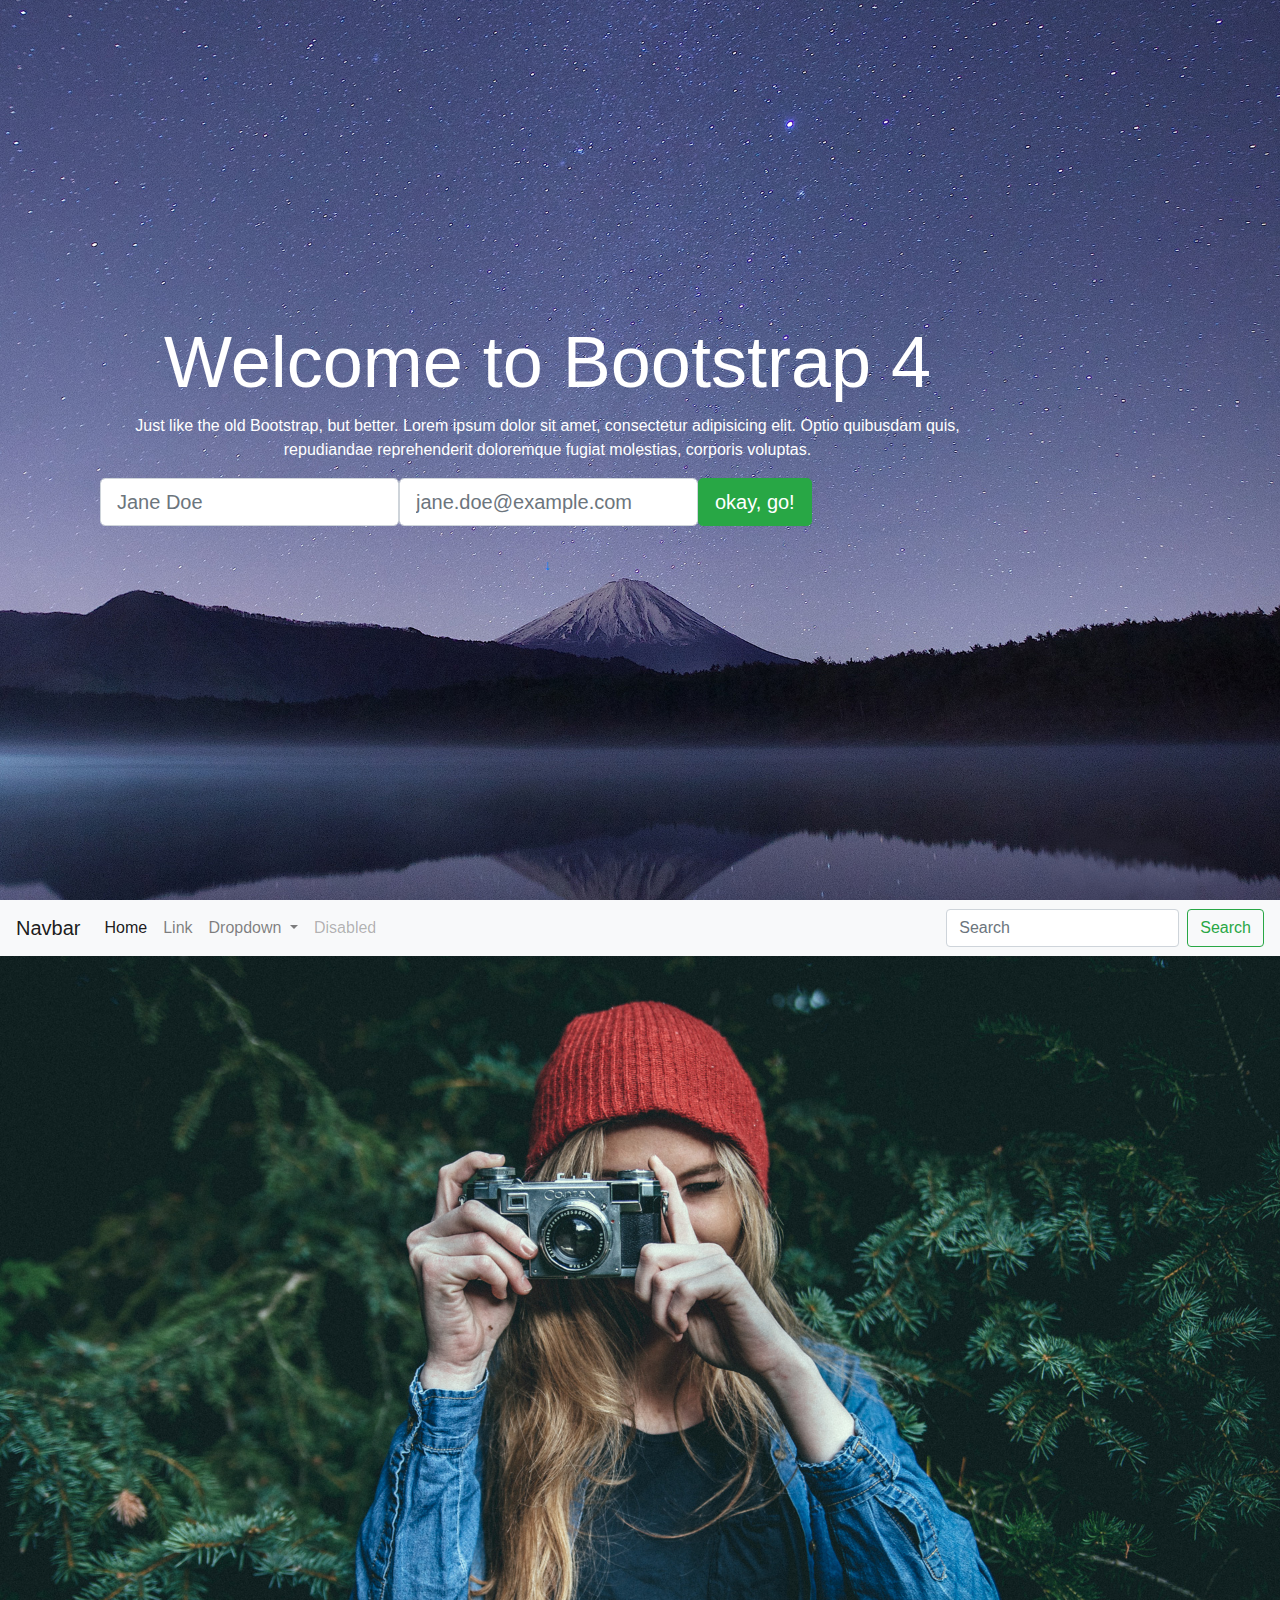
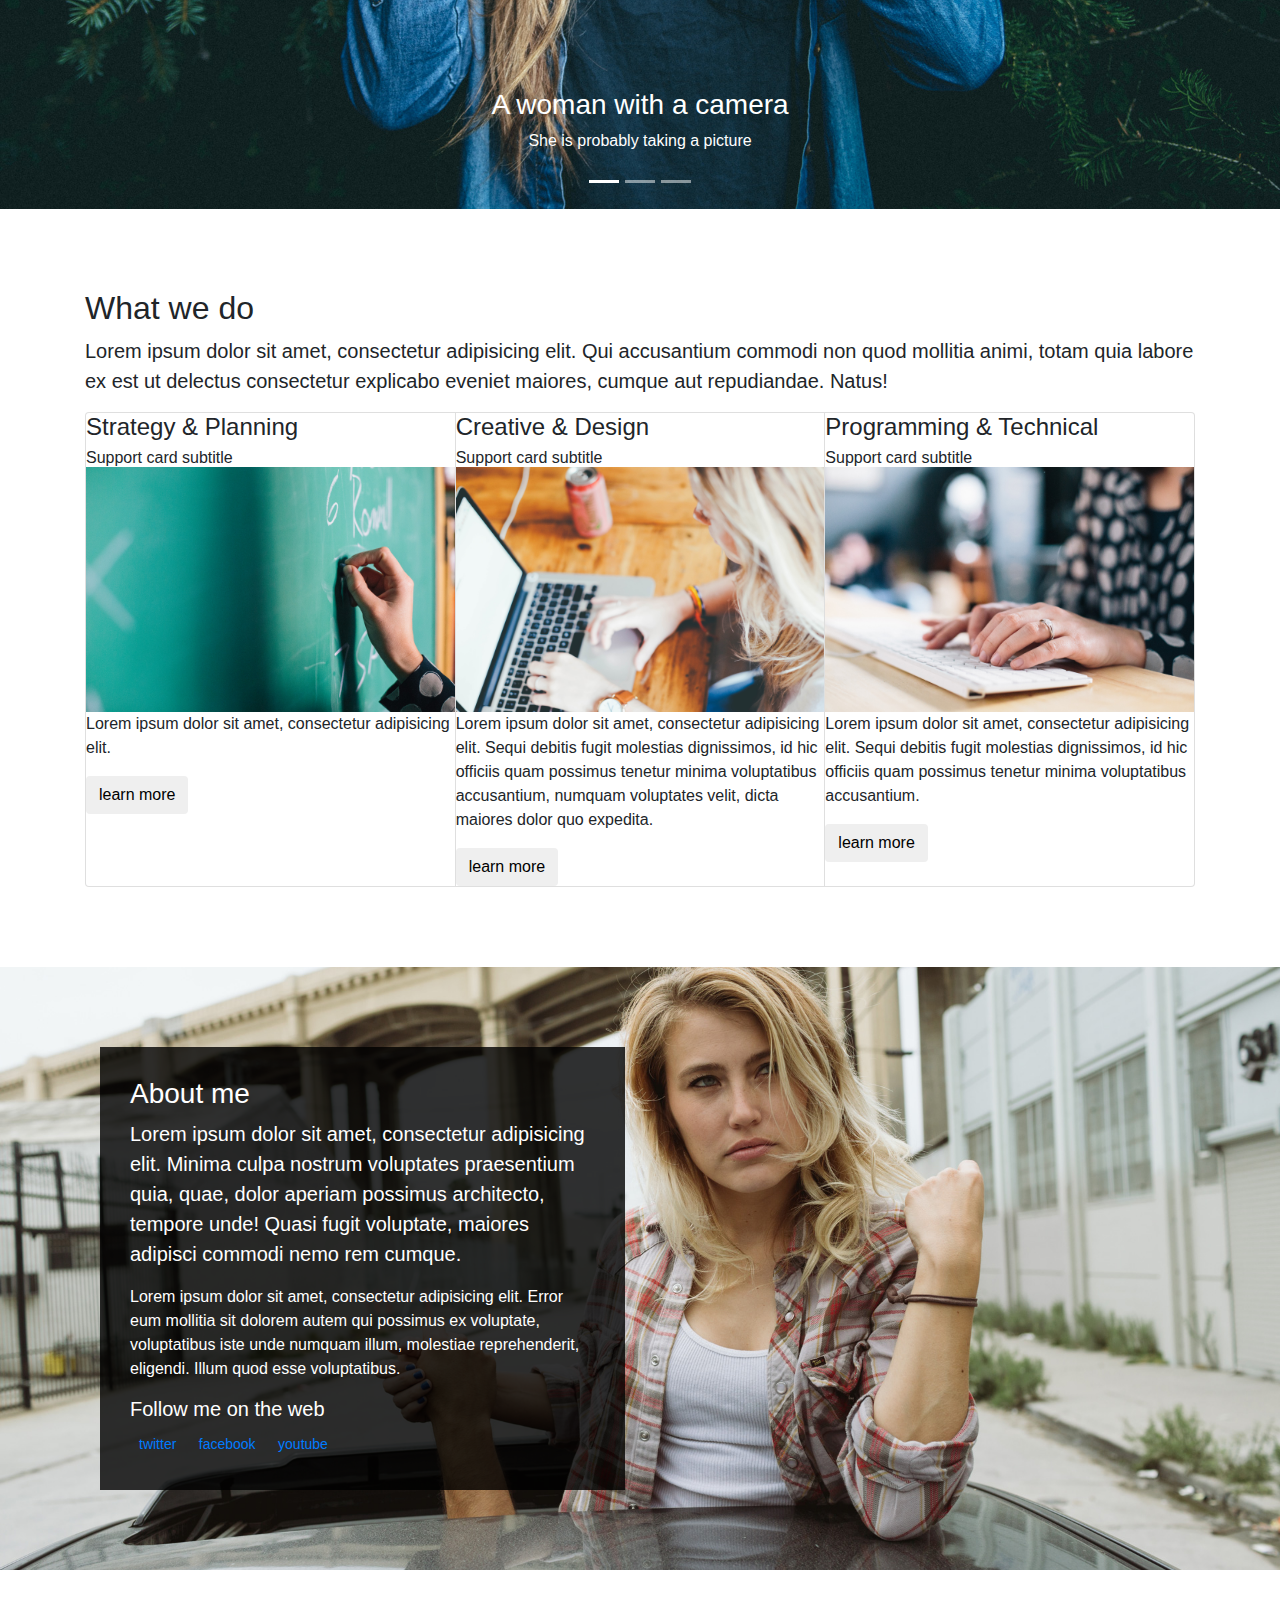
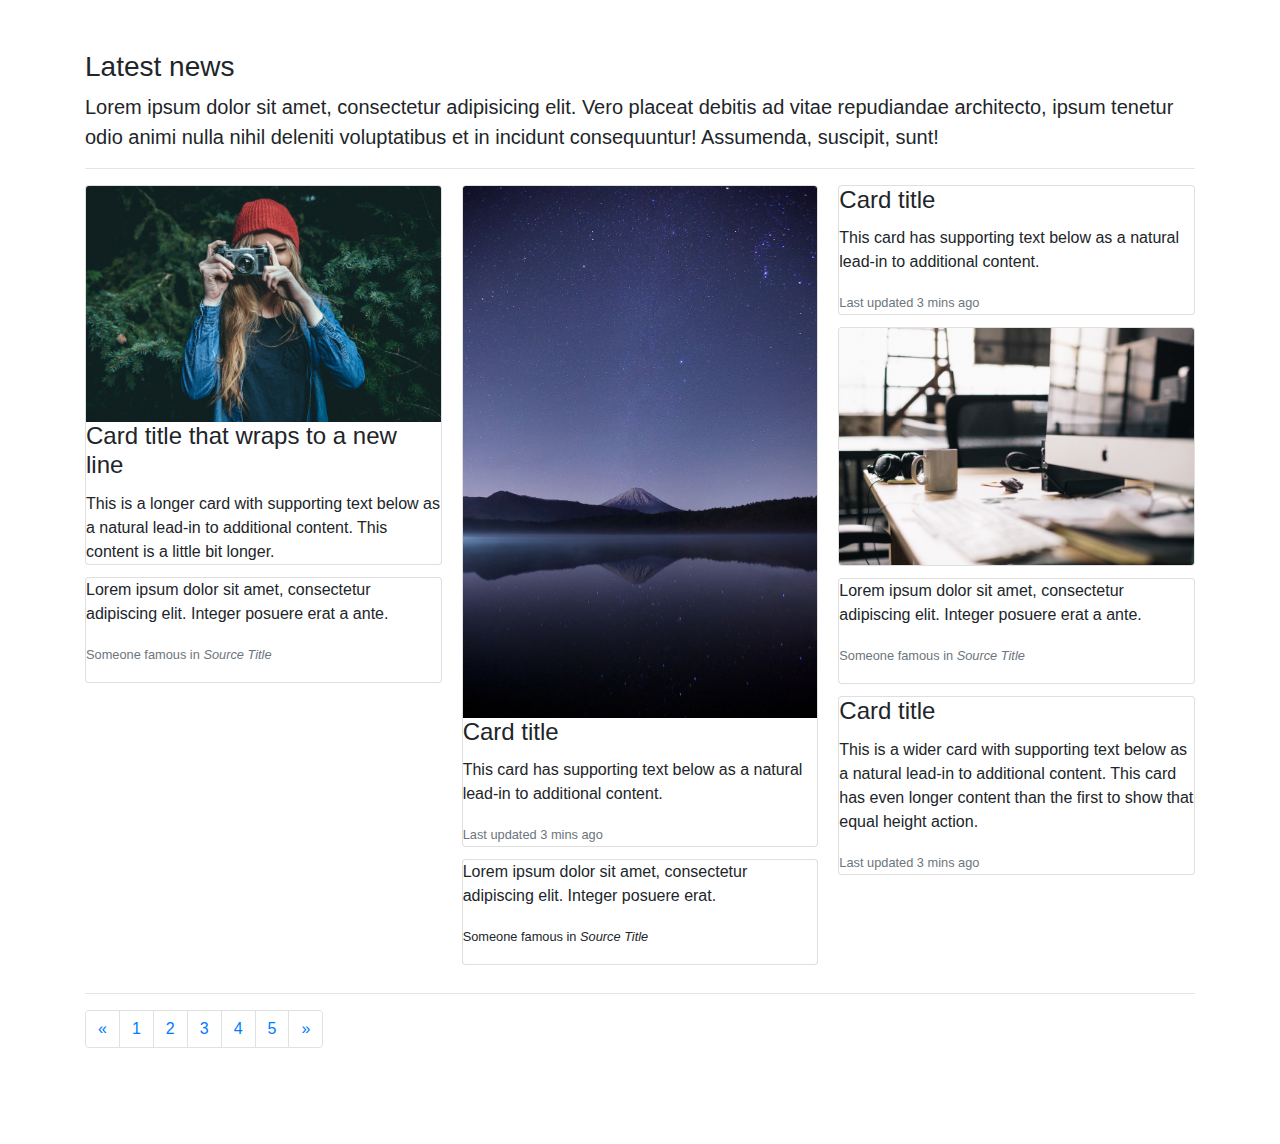
<file: index.html>
<!DOCTYPE html>
<html lang="en">
	<head>
		<!-- Required meta tags always come first -->
		<meta charset="utf-8">
		<meta name="viewport" content="width=device-width, initial-scale=1, shrink-to-fit=no">
		<meta http-equiv="x-ua-compatible" content="ie=edge">

		<!-- Bootstrap CSS -->
		<link rel="stylesheet" href="https://maxcdn.bootstrapcdn.com/bootstrap/4.0.0/css/bootstrap.min.css" integrity="sha384-Gn5384xqQ1aoWXA+058RXPxPg6fy4IWvTNh0E263XmFcJlSAwiGgFAW/dAiS6JXm" crossorigin="anonymous">

		<!-- Custom CSS -->
		<link rel="stylesheet" href="styles.css">
	</head>
	<body>
		<section id="cover">
			<div id="cover-caption">
				<div class="container">
					<div class="col-sm-10 col-sm-offset-1">
						<h1 class="display-3">Welcome to Bootstrap 4</h1>
						<p>Just like the old Bootstrap, but better. Lorem ipsum dolor sit amet, consectetur adipisicing elit. Optio quibusdam quis, repudiandae reprehenderit doloremque fugiat molestias, corporis voluptas.</p>

						<form action="" class="form-inline">
							<div class="form-group">
								<label class="sr-only">Name</label>
								<input type="text" class="form-control form-control-lg" placeholder="Jane Doe">
							</div>
							<div class="form-group">
								<label class="sr-only">Email</label>
								<input type="text" class="form-control form-control-lg" placeholder="jane.doe@example.com">
							</div>
							<button type="submit" class="btn btn-success btn-lg">okay, go!</button>
						</form>
						<br>
						<a href="#nav-main" class="btn btn-secondary-outline btn-sm" role="button">&darr;</a>
					</div>
				</div>
			</div>
		</section>

		<nav class="navbar navbar-expand-lg navbar-light bg-light" id="nav-main">
			<a class="navbar-brand" href="#">Navbar</a>
			<button class="navbar-toggler" type="button" data-toggle="collapse" data-target="#navbarSupportedContent" aria-controls="navbarSupportedContent" aria-expanded="false" aria-label="Toggle navigation">
				<span class="navbar-toggler-icon"></span>
			</button>
			<div class="collapse navbar-collapse" id="navbarSupportedContent">
				<ul class="navbar-nav mr-auto">
					<li class="nav-item active">
						<a class="nav-link" href="#">Home <span class="sr-only">(current)</span></a>
					</li>
					<li class="nav-item">
						<a class="nav-link" href="#">Link</a>
					</li>
					<li class="nav-item dropdown">
						<a class="nav-link dropdown-toggle" href="#" id="navbarDropdown" role="button" data-toggle="dropdown" aria-haspopup="true" aria-expanded="false">
							Dropdown
						</a>
						<div class="dropdown-menu" aria-labelledby="navbarDropdown">
							<a class="dropdown-item" href="#">Action</a>
							<a class="dropdown-item" href="#">Another action</a>
							<div class="dropdown-divider"></div>
							<a class="dropdown-item" href="#">Something else here</a>
						</div>
					</li>
					<li class="nav-item">
						<a class="nav-link disabled" href="#">Disabled</a>
					</li>
				</ul>
				<form class="form-inline my-2 my-lg-0">
					<input class="form-control mr-sm-2" type="search" placeholder="Search" aria-label="Search">
					<button class="btn btn-outline-success my-2 my-sm-0" type="submit">Search</button>
				</form>
			</div>
		</nav>
		
		<section id="carousel">
			<div id="carousel-home" class="carousel slide" data-ride="carousel">
				<ol class="carousel-indicators">
					<li data-target="#carousel-home" data-slide-to="0" class="active"></li>
					<li data-target="#carousel-home" data-slide-to="1"></li>
					<li data-target="#carousel-home" data-slide-to="2"></li>
				</ol>
				<div class="carousel-inner" role="listbox">
					<div class="carousel-item active">
						<img src="img/woman-camera.jpg" alt="Woman taking picture with a camera">
						<div class="carousel-caption">
							<h3>A woman with a camera</h3>
							<p>She is probably taking a picture</p>
						</div>
					</div>
					<div class="carousel-item">
						<img src="img/spiderweb.jpg" alt="A wet spiderweb">
						<div class="carousel-caption">
							<h3>Down came the rain</h3>
							<p>And washed the spider out</p>
						</div>
					</div>
					<div class="carousel-item">
						<img src="img/hearthand.jpg" alt="Two hands making a heart">

						<div class="carousel-caption">
							<h3>Making love</h3>
							<p>With their hands...</p>
						</div>
					</div>
				</div>
				<a class="left carousel-control" href="#carousel-home" role="button" data-slide="prev">
					<span class="icon-prev" aria-hidden="true"></span>
					<span class="sr-only">Previous</span>
				</a>
				<a class="right carousel-control" href="#carousel-home" role="button" data-slide="next">
					<span class="icon-next" aria-hidden="true"></span>
					<span class="sr-only">Next</span>
				</a>
			</div>
		</section>
		
		<section id="what-we-do">
			<div class="section-content">
				<div class="container">
					<h2>What we do</h2>
					<p class="lead">Lorem ipsum dolor sit amet, consectetur adipisicing elit. Qui accusantium commodi non quod mollitia animi, totam quia labore ex est ut delectus consectetur explicabo eveniet maiores, cumque aut repudiandae. Natus!</p>
					<div class="row">
						<div class="col-sm-12">
							<div class="card-group">
								<div class="card">
									<div class="card-block">
										<h4 class="card-title">Strategy &amp; Planning</h4>
										<h6 class="card-subtitle">Support card subtitle</h6>
									</div>
									<img src="img/chalkboard.jpg" alt="a chalkboard">
									<div class="card-block">
										<p class="card-text">Lorem ipsum dolor sit amet, consectetur adipisicing elit.</p>
										<button type="button" class="btn btn-success-outline" data-toggle="modal" data-target="#myModal">learn more</button>
									</div>
								</div>
								<div class="card">
									<div class="card-block">
										<h4 class="card-title">Creative &amp; Design</h4>
										<h6 class="card-subtitle">Support card subtitle</h6>
									</div>
									<img src="img/working.jpg" alt="working on a laptop">
									<div class="card-block">
										<p class="card-text">Lorem ipsum dolor sit amet, consectetur adipisicing elit. Sequi debitis fugit molestias dignissimos, id hic officiis quam possimus tenetur minima voluptatibus accusantium, numquam voluptates velit, dicta maiores dolor quo expedita.</p>
										<button type="button" class="btn btn-success-outline" data-toggle="modal" data-target="#myModal">learn more</button>
									</div>
								</div>
								<div class="card">
									<div class="card-block">
										<h4 class="card-title">Programming &amp; Technical</h4>
										<h6 class="card-subtitle">Support card subtitle</h6>
									</div>
									<img src="img/programming.jpg" alt="fingers typing on a keyboard">
									<div class="card-block">
										<p class="card-text">Lorem ipsum dolor sit amet, consectetur adipisicing elit. Sequi debitis fugit molestias dignissimos, id hic officiis quam possimus tenetur minima voluptatibus accusantium.</p>
										<button type="button" class="btn btn-success-outline" data-toggle="modal" data-target="#myModal">learn more</button>
									</div>
								</div>
							</div>
						</div>
					</div>
				</div>
			</div>
		</section>

		<section id="about">
			<div class="section-content">
				<div class="container">
					<div class="col-md-6">
						<div class="about-text">
							<h3>About me</h3>
							<p class="lead">Lorem ipsum dolor sit amet, consectetur adipisicing elit. Minima culpa nostrum voluptates praesentium quia, quae, dolor aperiam possimus architecto, tempore unde! Quasi fugit voluptate, maiores adipisci commodi nemo rem cumque.</p>
							<p>Lorem ipsum dolor sit amet, consectetur adipisicing elit. Error eum mollitia sit dolorem autem qui possimus ex voluptate, voluptatibus iste unde numquam illum, molestiae reprehenderit, eligendi. Illum quod esse voluptatibus.</p>
							<h5>Follow me on the web</h5>
							<a href="" class="btn btn-sm btn-secondary-outline">twitter</a>
							<a href="" class="btn btn-sm btn-secondary-outline">facebook</a>
							<a href="" class="btn btn-sm btn-secondary-outline">youtube</a>
						</div>
					</div>
				</div>
			</div>
		</section>

		<section id="news">
			<div class="section-content">
				<div class="container">
					<h3>Latest news</h3>
					<p class="lead">Lorem ipsum dolor sit amet, consectetur adipisicing elit. Vero placeat debitis ad vitae repudiandae architecto, ipsum tenetur odio animi nulla nihil deleniti voluptatibus et in incidunt consequuntur! Assumenda, suscipit, sunt!</p>
					<hr>
					<div class="row">
						<div class="col-sm-12">
							<div class="card-columns">
								<div class="card">
									<img class="card-img-top" src="img/woman-camera.jpg" alt="woman with a camera">
									<div class="card-block">
										<h4 class="card-title">Card title that wraps to a new line</h4>
										<p class="card-text">This is a longer card with supporting text below as a natural lead-in to additional content. This content is a little bit longer.</p>
									</div>
								</div>
								<div class="card card-block">
									<blockquote class="card-blockquote">
										<p>Lorem ipsum dolor sit amet, consectetur adipiscing elit. Integer posuere erat a ante.</p>
										<footer>
											<small class="text-muted">
												Someone famous in <cite title="Source Title">Source Title</cite>
											</small>
										</footer>
									</blockquote>
								</div>
								<div class="card">
									<img class="card-img-top" src="img/stars.jpg" alt="landscape photography of stars">
									<div class="card-block">
										<h4 class="card-title">Card title</h4>
										<p class="card-text">This card has supporting text below as a natural lead-in to additional content.</p>
										<p class="card-text"><small class="text-muted">Last updated 3 mins ago</small></p>
									</div>
								</div>
								<div class="card card-block card-inverse card-primary text-xs-center card-warning">
									<blockquote class="card-blockquote">
										<p>Lorem ipsum dolor sit amet, consectetur adipiscing elit. Integer posuere erat.</p>
										<footer>
											<small>
												Someone famous in <cite title="Source Title">Source Title</cite>
											</small>
										</footer>
									</blockquote>
								</div>
								<div class="card card-block text-xs-center">
									<h4 class="card-title">Card title</h4>
									<p class="card-text">This card has supporting text below as a natural lead-in to additional content.</p>
									<p class="card-text"><small class="text-muted">Last updated 3 mins ago</small></p>
								</div>
								<div class="card">
									<img class="card-img" src="img/computer.jpg" alt="A desktop with a computer on it">
								</div>
								<div class="card card-block text-xs-right card-warning card-inverse">
									<blockquote class="card-blockquote">
										<p>Lorem ipsum dolor sit amet, consectetur adipiscing elit. Integer posuere erat a ante.</p>
										<footer>
											<small class="text-muted">
												Someone famous in <cite title="Source Title">Source Title</cite>
											</small>
										</footer>
									</blockquote>
								</div>
								<div class="card card-block">
									<h4 class="card-title">Card title</h4>
									<p class="card-text">This is a wider card with supporting text below as a natural lead-in to additional content. This card has even longer content than the first to show that equal height action.</p>
									<p class="card-text"><small class="text-muted">Last updated 3 mins ago</small></p>
								</div>
							</div>
							<hr>
							<nav class="text-xs-center">
								<ul class="pagination">
									<li class="page-item">
										<a class="page-link" href="#" aria-label="Previous">
											<span aria-hidden="true">&laquo;</span>
											<span class="sr-only">Previous</span>
										</a>
									</li>
									<li class="page-item"><a class="page-link" href="#">1</a></li>
									<li class="page-item"><a class="page-link" href="#">2</a></li>
									<li class="page-item"><a class="page-link" href="#">3</a></li>
									<li class="page-item"><a class="page-link" href="#">4</a></li>
									<li class="page-item"><a class="page-link" href="#">5</a></li>
									<li class="page-item">
										<a class="page-link" href="#" aria-label="Next">
											<span aria-hidden="true">&raquo;</span>
											<span class="sr-only">Next</span>
										</a>
									</li>
								</ul>
							</nav>                       
						</div>
					</div>
				</div>
			</div>
		</section>

		<!-- jQuery first, then Bootstrap JS. -->
		<script src="https://code.jquery.com/jquery-3.2.1.slim.min.js" integrity="sha384-KJ3o2DKtIkvYIK3UENzmM7KCkRr/rE9/Qpg6aAZGJwFDMVNA/GpGFF93hXpG5KkN" crossorigin="anonymous"></script>
		<script src="https://cdnjs.cloudflare.com/ajax/libs/popper.js/1.12.9/umd/popper.min.js" integrity="sha384-ApNbgh9B+Y1QKtv3Rn7W3mgPxhU9K/ScQsAP7hUibX39j7fakFPskvXusvfa0b4Q" crossorigin="anonymous"></script>
		<script src="https://maxcdn.bootstrapcdn.com/bootstrap/4.0.0/js/bootstrap.min.js" integrity="sha384-JZR6Spejh4U02d8jOt6vLEHfe/JQGiRRSQQxSfFWpi1MquVdAyjUar5+76PVCmYl" crossorigin="anonymous"></script>
	</body>
</html>
</file>
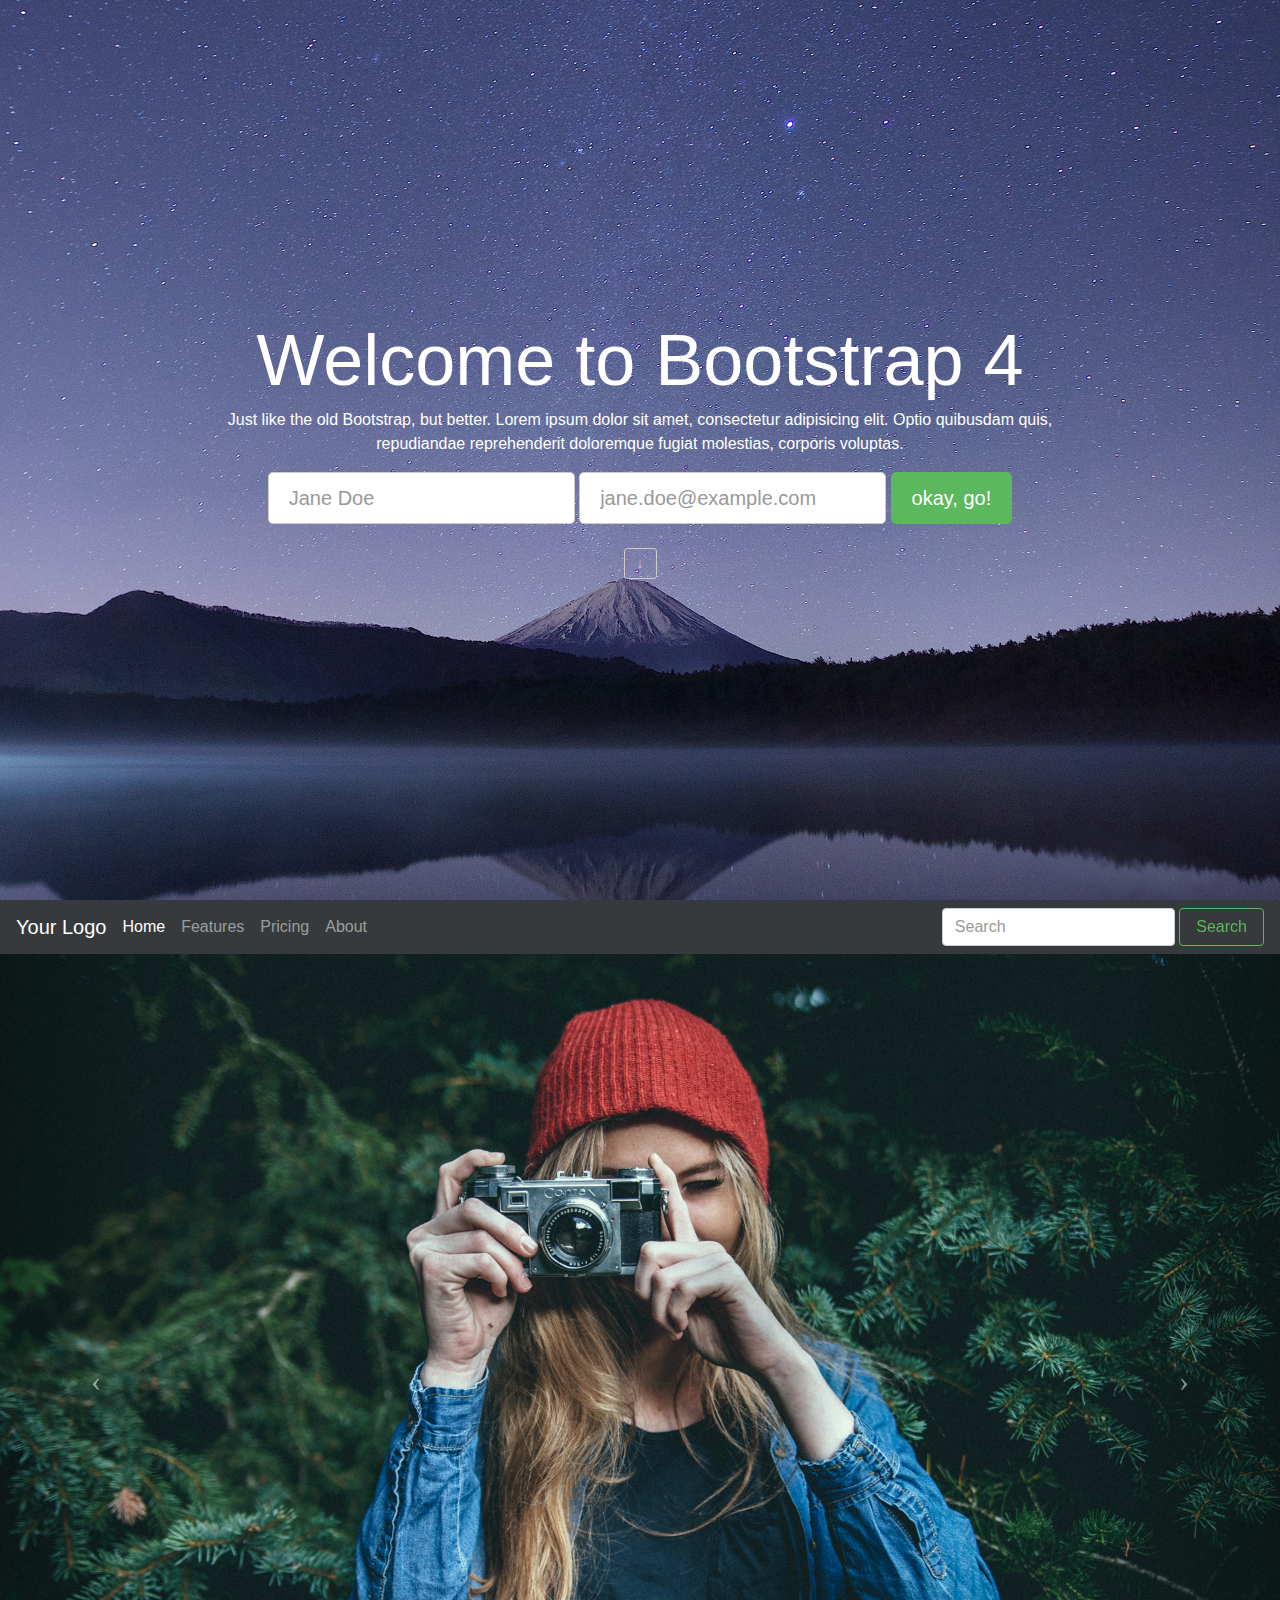
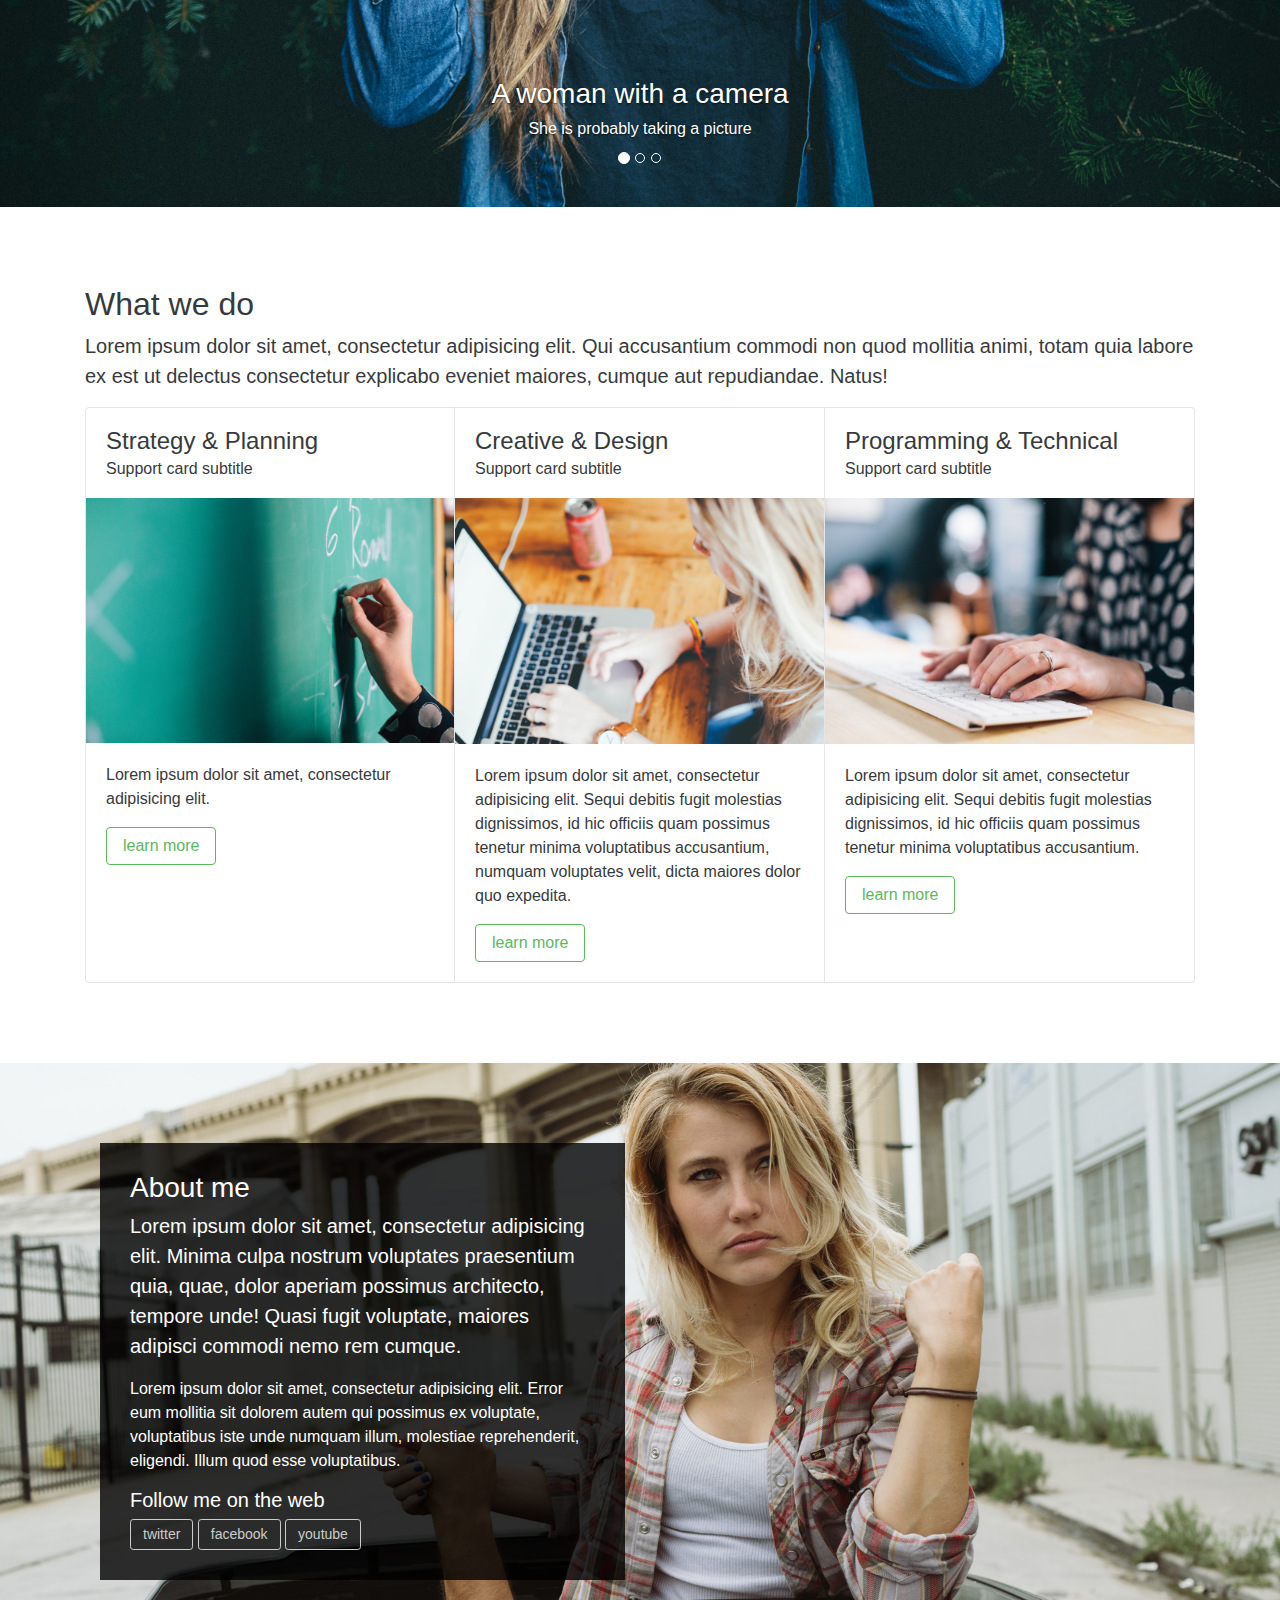
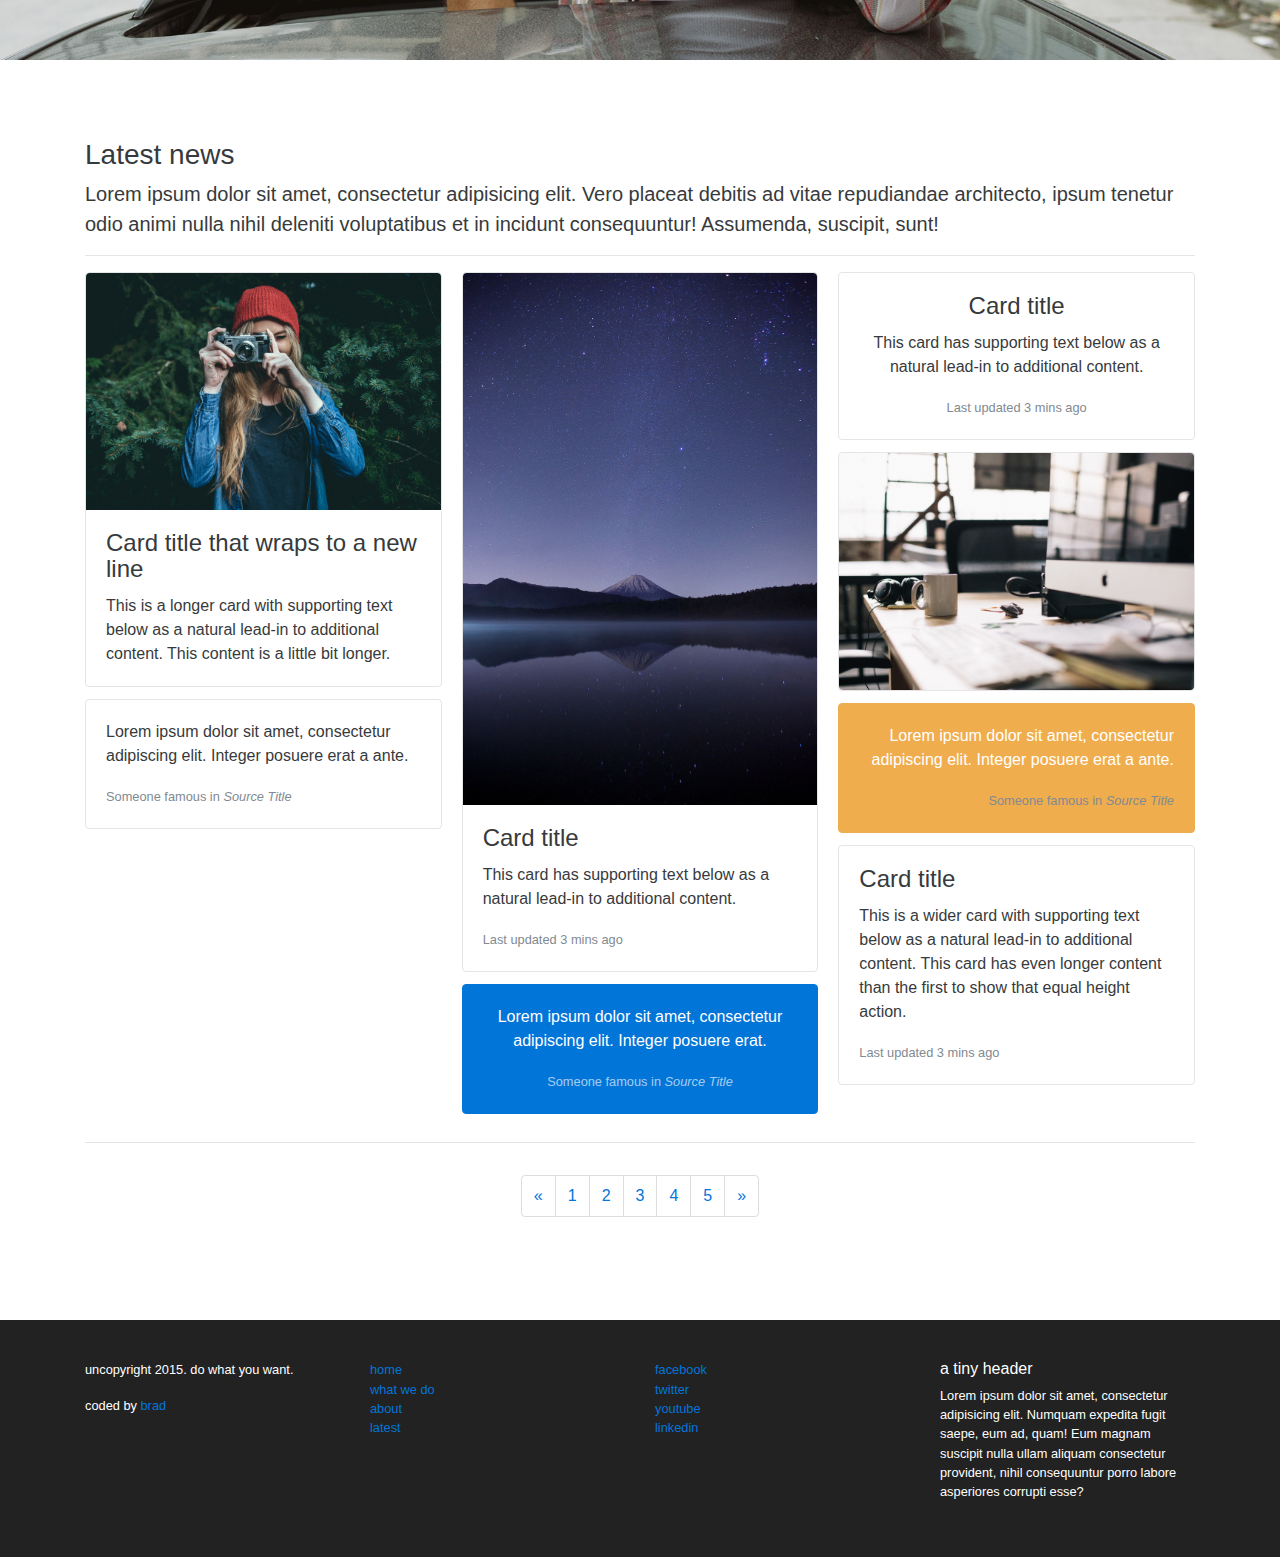
<file: bootstrap4/index.html>
<!DOCTYPE html>
<html lang="en">
  <head>
    <!-- Required meta tags always come first -->
    <meta charset="utf-8">
    <meta name="viewport" content="width=device-width, initial-scale=1, shrink-to-fit=no">
    <meta http-equiv="x-ua-compatible" content="ie=edge">

    <!-- Bootstrap CSS -->
    <link rel="stylesheet" href="bower_components/bootstrap/dist/css/bootstrap.min.css">
    
    <!-- Custom CSS -->
    <link rel="stylesheet" href="styles.css">
    
  </head>
  <body>
    
    <section id="cover">
        <div id="cover-caption">
            <div class="container">
                <div class="col-sm-10 col-sm-offset-1">
                    <h1 class="display-3">Welcome to Bootstrap 4</h1>
                    <p>Just like the old Bootstrap, but better. Lorem ipsum dolor sit amet, consectetur adipisicing elit. Optio quibusdam quis, repudiandae reprehenderit doloremque fugiat molestias, corporis voluptas.</p>
                    
                    <form action="" class="form-inline">
                        <div class="form-group">
                            <label class="sr-only">Name</label>
                            <input type="text" class="form-control form-control-lg" placeholder="Jane Doe">
                        </div>
                        <div class="form-group">
                            <label class="sr-only">Email</label>
                            <input type="text" class="form-control form-control-lg" placeholder="jane.doe@example.com">
                        </div>
                        <button type="submit" class="btn btn-success btn-lg">okay, go!</button>
                    </form>
                    
                    <br>
                    
                    <a href="#nav-main" class="btn btn-secondary-outline btn-sm" role="button">&darr;</a>
                </div>
            </div>
        </div>
    </section>
    
    
    
    
    <nav class="navbar navbar-dark bg-inverse navbar-full" id="nav-main">
        <a class="navbar-brand" href="#">Your Logo</a>
        <ul class="nav navbar-nav">
            <li class="nav-item active">
                <a class="nav-link" href="#">Home <span class="sr-only">(current)</span></a>
            </li>
            <li class="nav-item">
                <a class="nav-link" href="#">Features</a>
            </li>
            <li class="nav-item">
                <a class="nav-link" href="#">Pricing</a>
            </li>
            <li class="nav-item">
                <a class="nav-link" href="#">About</a>
            </li>
        </ul>
        <form class="form-inline pull-xs-right">
            <input class="form-control" type="text" placeholder="Search">
            <button class="btn btn-success-outline" type="submit">Search</button>
        </form>
    </nav>
    
    
    <section id="carousel">
        <div id="carousel-home" class="carousel slide" data-ride="carousel">
            <ol class="carousel-indicators">
                <li data-target="#carousel-home" data-slide-to="0" class="active"></li>
                <li data-target="#carousel-home" data-slide-to="1"></li>
                <li data-target="#carousel-home" data-slide-to="2"></li>
            </ol>
            <div class="carousel-inner" role="listbox">
                <div class="carousel-item active">
                    <img src="img/woman-camera.jpg" alt="Woman taking picture with a camera">
                    
                    <div class="carousel-caption">
                        <h3>A woman with a camera</h3>
                        <p>She is probably taking a picture</p>
                    </div>
                </div>
                <div class="carousel-item">
                    <img src="img/spiderweb.jpg" alt="A wet spiderweb">
                    
                    <div class="carousel-caption">
                        <h3>Down came the rain</h3>
                        <p>And washed the spider out</p>
                    </div>
                </div>
                <div class="carousel-item">
                    <img src="img/hearthand.jpg" alt="Two hands making a heart">
                    
                    <div class="carousel-caption">
                        <h3>Making love</h3>
                        <p>With their hands...</p>
                    </div>
                </div>
            </div>
            <a class="left carousel-control" href="#carousel-home" role="button" data-slide="prev">
                <span class="icon-prev" aria-hidden="true"></span>
                <span class="sr-only">Previous</span>
            </a>
            <a class="right carousel-control" href="#carousel-home" role="button" data-slide="next">
                <span class="icon-next" aria-hidden="true"></span>
                <span class="sr-only">Next</span>
            </a>
        </div>
    </section>
    
    
    
    <section id="what-we-do">
         <div class="section-content">
             <div class="container">
                 <h2>What we do</h2>
                 <p class="lead">Lorem ipsum dolor sit amet, consectetur adipisicing elit. Qui accusantium commodi non quod mollitia animi, totam quia labore ex est ut delectus consectetur explicabo eveniet maiores, cumque aut repudiandae. Natus!</p>
             
                 <div class="row">
                     <div class="col-sm-12">
                         <div class="card-group">
                             <div class="card">
                                 <div class="card-block">
                                     <h4 class="card-title">Strategy &amp; Planning</h4>
                                     <h6 class="card-subtitle">Support card subtitle</h6>
                                 </div>
                                 <img src="img/chalkboard.jpg" alt="a chalkboard">
                                 <div class="card-block">
                                     <p class="card-text">Lorem ipsum dolor sit amet, consectetur adipisicing elit.</p>
                                     <button type="button" class="btn btn-success-outline" data-toggle="modal" data-target="#myModal">learn more</button>
                                 </div>
                             </div>

                             <div class="card">
                                 <div class="card-block">
                                     <h4 class="card-title">Creative &amp; Design</h4>
                                     <h6 class="card-subtitle">Support card subtitle</h6>
                                 </div>
                                 <img src="img/working.jpg" alt="working on a laptop">
                                 <div class="card-block">
                                     <p class="card-text">Lorem ipsum dolor sit amet, consectetur adipisicing elit. Sequi debitis fugit molestias dignissimos, id hic officiis quam possimus tenetur minima voluptatibus accusantium, numquam voluptates velit, dicta maiores dolor quo expedita.</p>
                                     <button type="button" class="btn btn-success-outline" data-toggle="modal" data-target="#myModal">learn more</button>
                                 </div>
                             </div>

                             <div class="card">
                                 <div class="card-block">
                                     <h4 class="card-title">Programming &amp; Technical</h4>
                                     <h6 class="card-subtitle">Support card subtitle</h6>
                                 </div>
                                 <img src="img/programming.jpg" alt="fingers typing on a keyboard">
                                 <div class="card-block">
                                     <p class="card-text">Lorem ipsum dolor sit amet, consectetur adipisicing elit. Sequi debitis fugit molestias dignissimos, id hic officiis quam possimus tenetur minima voluptatibus accusantium.</p>
                                     <button type="button" class="btn btn-success-outline" data-toggle="modal" data-target="#myModal">learn more</button>
                                 </div>
                             </div>
                         </div>
                     </div>
                 </div>
             </div>
         </div>
    </section>
    
    
    
    <section id="about">
        <div class="section-content">
            <div class="container">
                <div class="col-md-6">
                    <div class="about-text">
                        <h3>About me</h3>
                        <p class="lead">Lorem ipsum dolor sit amet, consectetur adipisicing elit. Minima culpa nostrum voluptates praesentium quia, quae, dolor aperiam possimus architecto, tempore unde! Quasi fugit voluptate, maiores adipisci commodi nemo rem cumque.</p>
                        <p>Lorem ipsum dolor sit amet, consectetur adipisicing elit. Error eum mollitia sit dolorem autem qui possimus ex voluptate, voluptatibus iste unde numquam illum, molestiae reprehenderit, eligendi. Illum quod esse voluptatibus.</p>
                        
                        <h5>Follow me on the web</h5>
                        <a href="" class="btn btn-sm btn-secondary-outline">twitter</a>
                        <a href="" class="btn btn-sm btn-secondary-outline">facebook</a>
                        <a href="" class="btn btn-sm btn-secondary-outline">youtube</a>
                    </div>
                </div>
            </div>
        </div>
    </section>
    
    
    
    <section id="news">
        <div class="section-content">
            <div class="container">
                
                <h3>Latest news</h3>
                <p class="lead">Lorem ipsum dolor sit amet, consectetur adipisicing elit. Vero placeat debitis ad vitae repudiandae architecto, ipsum tenetur odio animi nulla nihil deleniti voluptatibus et in incidunt consequuntur! Assumenda, suscipit, sunt!</p>
                
                <hr>
                
                <div class="row">
                    <div class="col-sm-12">
                        
                        <div class="card-columns">
                            <div class="card">
                                <img class="card-img-top" src="img/woman-camera.jpg" alt="woman with a camera">
                                <div class="card-block">
                                    <h4 class="card-title">Card title that wraps to a new line</h4>
                                    <p class="card-text">This is a longer card with supporting text below as a natural lead-in to additional content. This content is a little bit longer.</p>
                                </div>
                            </div>
                            <div class="card card-block">
                                <blockquote class="card-blockquote">
                                    <p>Lorem ipsum dolor sit amet, consectetur adipiscing elit. Integer posuere erat a ante.</p>
                                    <footer>
                                        <small class="text-muted">
                                        Someone famous in <cite title="Source Title">Source Title</cite>
                                        </small>
                                    </footer>
                                </blockquote>
                            </div>
                            <div class="card">
                                <img class="card-img-top" src="img/stars.jpg" alt="landscape photography of stars">
                                <div class="card-block">
                                    <h4 class="card-title">Card title</h4>
                                    <p class="card-text">This card has supporting text below as a natural lead-in to additional content.</p>
                                    <p class="card-text"><small class="text-muted">Last updated 3 mins ago</small></p>
                                </div>
                            </div>
                            <div class="card card-block card-inverse card-primary text-xs-center">
                                <blockquote class="card-blockquote">
                                    <p>Lorem ipsum dolor sit amet, consectetur adipiscing elit. Integer posuere erat.</p>
                                    <footer>
                                        <small>
                                        Someone famous in <cite title="Source Title">Source Title</cite>
                                        </small>
                                    </footer>
                                </blockquote>
                            </div>
                            <div class="card card-block text-xs-center">
                                <h4 class="card-title">Card title</h4>
                                <p class="card-text">This card has supporting text below as a natural lead-in to additional content.</p>
                                <p class="card-text"><small class="text-muted">Last updated 3 mins ago</small></p>
                            </div>
                            <div class="card">
                                <img class="card-img" src="img/computer.jpg" alt="A desktop with a computer on it">
                            </div>
                            <div class="card card-block text-xs-right card-warning card-inverse">
                                <blockquote class="card-blockquote">
                                    <p>Lorem ipsum dolor sit amet, consectetur adipiscing elit. Integer posuere erat a ante.</p>
                                    <footer>
                                        <small class="text-muted">
                                        Someone famous in <cite title="Source Title">Source Title</cite>
                                        </small>
                                    </footer>
                                </blockquote>
                            </div>
                            <div class="card card-block">
                                <h4 class="card-title">Card title</h4>
                                <p class="card-text">This is a wider card with supporting text below as a natural lead-in to additional content. This card has even longer content than the first to show that equal height action.</p>
                                <p class="card-text"><small class="text-muted">Last updated 3 mins ago</small></p>
                            </div>
                        </div>
                        
                        <hr>
                        
                        <nav class="text-xs-center">
                            <ul class="pagination">
                                <li class="page-item">
                                    <a class="page-link" href="#" aria-label="Previous">
                                        <span aria-hidden="true">&laquo;</span>
                                        <span class="sr-only">Previous</span>
                                    </a>
                                </li>
                                <li class="page-item"><a class="page-link" href="#">1</a></li>
                                <li class="page-item"><a class="page-link" href="#">2</a></li>
                                <li class="page-item"><a class="page-link" href="#">3</a></li>
                                <li class="page-item"><a class="page-link" href="#">4</a></li>
                                <li class="page-item"><a class="page-link" href="#">5</a></li>
                                <li class="page-item">
                                    <a class="page-link" href="#" aria-label="Next">
                                        <span aria-hidden="true">&raquo;</span>
                                        <span class="sr-only">Next</span>
                                    </a>
                                </li>
                            </ul>
                        </nav>                       
                        
                    </div>
                </div>
                
            </div>
        </div>
    </section>
    
    
    
    <footer id="footer-main">
        <div class="container">
            <div class="row">
                <div class="col-sm-3">
                    <p>uncopyright 2015. do what you want.</p>
                    <p>coded by <a href="http://bradhussey.ca/">brad</a></p>
                </div>
                <div class="col-sm-3">
                    <ul class="list-unstyled">
                        <li><a href="">home</a></li>
                        <li><a href="">what we do</a></li>
                        <li><a href="">about</a></li>
                        <li><a href="">latest</a></li>
                    </ul>
                </div>
                <div class="col-sm-3">
                    <ul class="list-unstyled">
                        <li><a href="">facebook</a></li>
                        <li><a href="">twitter</a></li>
                        <li><a href="">youtube</a></li>
                        <li><a href="">linkedin</a></li>
                    </ul>
                </div>
                <div class="col-sm-3">
                    <h6>a tiny header</h6>
                    <p>Lorem ipsum dolor sit amet, consectetur adipisicing elit. Numquam expedita fugit saepe, eum ad, quam! Eum magnam suscipit nulla ullam aliquam consectetur provident, nihil consequuntur porro labore asperiores corrupti esse?</p>
                </div>
            </div>
        </div>
    </footer>

    <!-- jQuery first, then Bootstrap JS. -->
    <script src="https://ajax.googleapis.com/ajax/libs/jquery/2.1.4/jquery.min.js"></script>
    <script src="bower_components/bootstrap/dist/js/bootstrap.min.js"></script>
  </body>
</html>
</file>
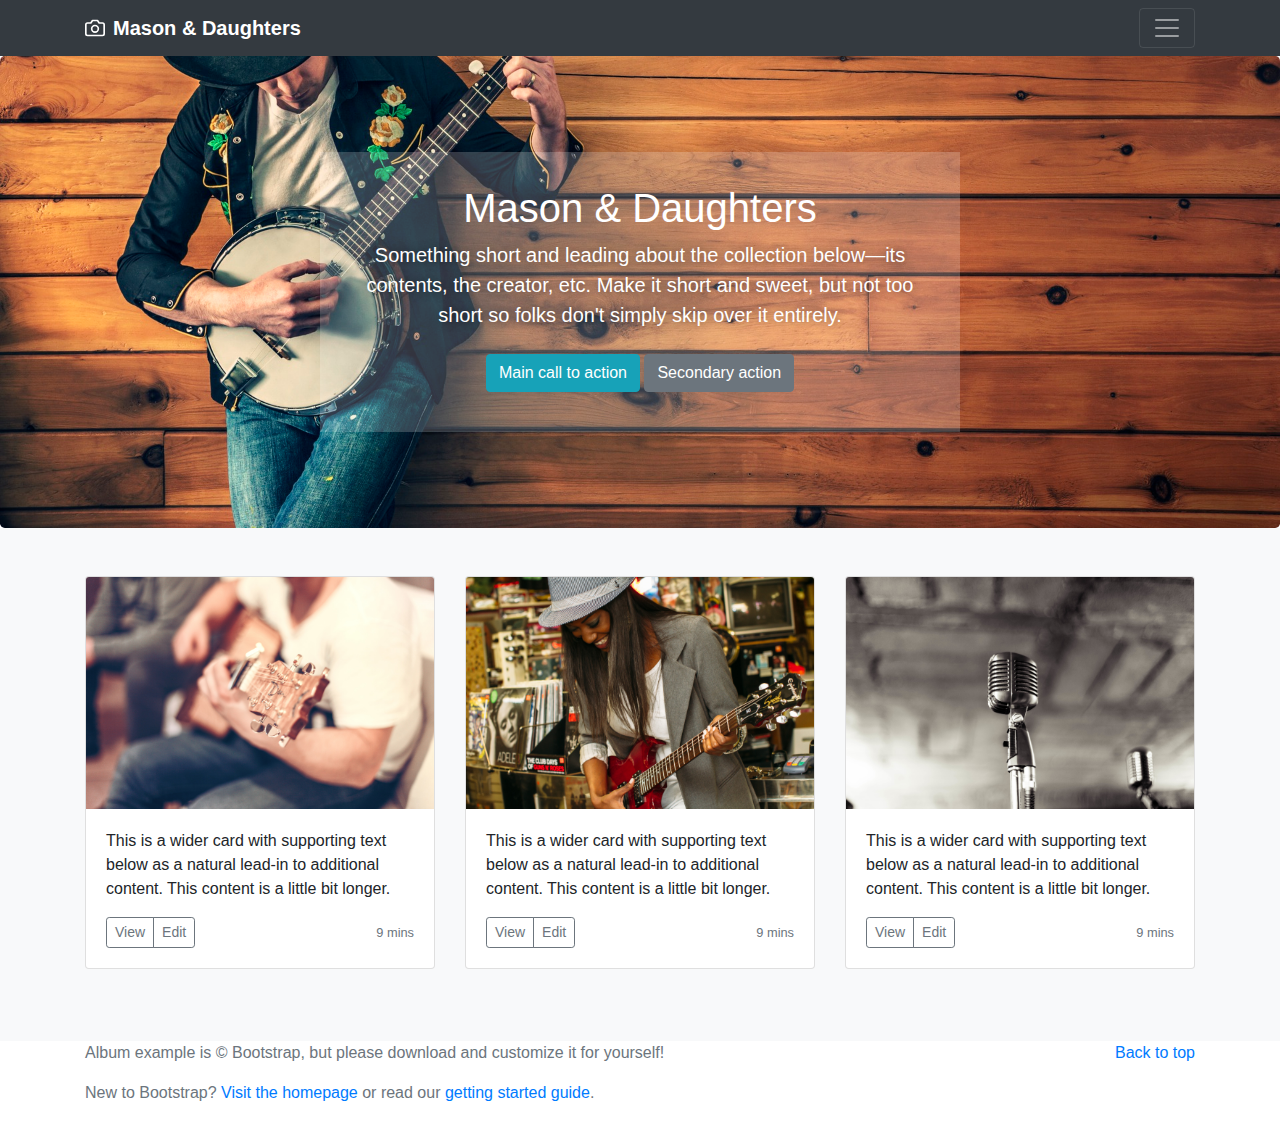
<file: band.html>
<!DOCTYPE html>
<html lang="en">
	<head>
		<!-- Required meta tags always come first -->
		<meta charset="utf-8">
		<meta name="viewport" content="width=device-width, initial-scale=1, shrink-to-fit=no">
		<meta http-equiv="x-ua-compatible" content="ie=edge">
		<title>Band Page</title>
		<!-- Bootstrap CSS -->
		<link rel="stylesheet" href="https://maxcdn.bootstrapcdn.com/bootstrap/4.0.0/css/bootstrap.min.css" integrity="sha384-Gn5384xqQ1aoWXA+058RXPxPg6fy4IWvTNh0E263XmFcJlSAwiGgFAW/dAiS6JXm" crossorigin="anonymous">

		<!-- Custom CSS -->
		<link rel="stylesheet" href="band.css">
	</head>

	<body>
		<header>
			<div class="collapse bg-dark" id="navbarHeader">
				<div class="container">
					<div class="row">
						<div class="col-sm-8 col-md-7 py-4">
							<h4 class="text-white">About</h4>
							<p class="text-muted">Add some information about the album below, the author, or any other background context. Make it a few sentences long so folks can pick up some informative tidbits. Then, link them off to some social networking sites or contact information.</p>
						</div>
						<div class="col-sm-4 offset-md-1 py-4">
							<h4 class="text-white">Contact</h4>
							<ul class="list-unstyled">
								<li><a href="#" class="text-white">Follow on Twitter</a></li>
								<li><a href="#" class="text-white">Like on Facebook</a></li>
								<li><a href="#" class="text-white">Email me</a></li>
							</ul>
						</div>
					</div>
				</div>
			</div>
			<div class="navbar navbar-dark bg-dark box-shadow">
				<div class="container d-flex justify-content-between">
					<a href="#" class="navbar-brand d-flex align-items-center">
						<svg xmlns="http://www.w3.org/2000/svg" width="20" height="20" viewBox="0 0 24 24" fill="none" stroke="currentColor" stroke-width="2" stroke-linecap="round" stroke-linejoin="round" class="mr-2"><path d="M23 19a2 2 0 0 1-2 2H3a2 2 0 0 1-2-2V8a2 2 0 0 1 2-2h4l2-3h6l2 3h4a2 2 0 0 1 2 2z"></path><circle cx="12" cy="13" r="4"></circle></svg>
						<strong>Mason &amp; Daughters</strong>
					</a>
					<button class="navbar-toggler" type="button" data-toggle="collapse" data-target="#navbarHeader" aria-controls="navbarHeader" aria-expanded="false" aria-label="Toggle navigation">
						<span class="navbar-toggler-icon"></span>
					</button>
				</div>
			</div>
		</header>
		<main role="main">

			<section class="jumbotron text-center">
				<div class="container">
					<h1 class="jumbotron-heading">Mason &amp; Daughters</h1>
					<p class="lead text-muted">Something short and leading about the collection below—its contents, the creator, etc. Make it short and sweet, but not too short so folks don't simply skip over it entirely.</p>
					<div>
						<a href="#" class="btn btn-info my-2">Main call to action</a>
						<a href="#" class="btn btn-secondary my-2">Secondary action</a>
					</div>
				</div>
			</section>

			<div class="album py-5 bg-light">
				<div class="container">
					<div class="row">
						<div class="col-md-4">
							<div class="card mb-4 box-shadow">
								<img class="card-img-top" src="img/guitar.jpg" alt="Guitar">
								<div class="card-body">
									<p class="card-text">This is a wider card with supporting text below as a natural lead-in to additional content. This content is a little bit longer.</p>
									<div class="d-flex justify-content-between align-items-center">
										<div class="btn-group">
											<button type="button" class="btn btn-sm btn-outline-secondary">View</button>
											<button type="button" class="btn btn-sm btn-outline-secondary">Edit</button>
										</div>
										<small class="text-muted">9 mins</small>
									</div>
								</div>
							</div>
						</div>
						<div class="col-md-4">
							<div class="card mb-4 box-shadow">
								<img class="card-img-top" src="img/lady-guitar.jpg" alt="A woman playing a Guitar">
								<div class="card-body">
									<p class="card-text">This is a wider card with supporting text below as a natural lead-in to additional content. This content is a little bit longer.</p>
									<div class="d-flex justify-content-between align-items-center">
										<div class="btn-group">
											<button type="button" class="btn btn-sm btn-outline-secondary">View</button>
											<button type="button" class="btn btn-sm btn-outline-secondary">Edit</button>
										</div>
										<small class="text-muted">9 mins</small>
									</div>
								</div>
							</div>
						</div>
						<div class="col-md-4">
							<div class="card mb-4 box-shadow">
								<img class="card-img-top" src="img/mic.jpg">
								<div class="card-body">
									<p class="card-text">This is a wider card with supporting text below as a natural lead-in to additional content. This content is a little bit longer.</p>
									<div class="d-flex justify-content-between align-items-center">
										<div class="btn-group">
											<button type="button" class="btn btn-sm btn-outline-secondary">View</button>
											<button type="button" class="btn btn-sm btn-outline-secondary">Edit</button>
										</div>
										<small class="text-muted">9 mins</small>
									</div>
								</div>
							</div>
						</div>
					</div>
				</div>
			</div>
		</main>
		<footer class="text-muted">
			<div class="container">
				<p class="float-right">
					<a href="#">Back to top</a>
				</p>
				<p>Album example is &copy; Bootstrap, but please download and customize it for yourself!</p>
				<p>New to Bootstrap? <a href="../../">Visit the homepage</a> or read our <a href="../../getting-started/">getting started guide</a>.</p>
			</div>
		</footer>

		<!-- jQuery first, then Bootstrap JS. -->
		<script src="https://code.jquery.com/jquery-3.2.1.slim.min.js" integrity="sha384-KJ3o2DKtIkvYIK3UENzmM7KCkRr/rE9/Qpg6aAZGJwFDMVNA/GpGFF93hXpG5KkN" crossorigin="anonymous"></script>
		<script src="https://cdnjs.cloudflare.com/ajax/libs/popper.js/1.12.9/umd/popper.min.js" integrity="sha384-ApNbgh9B+Y1QKtv3Rn7W3mgPxhU9K/ScQsAP7hUibX39j7fakFPskvXusvfa0b4Q" crossorigin="anonymous"></script>
		<script src="https://maxcdn.bootstrapcdn.com/bootstrap/4.0.0/js/bootstrap.min.js" integrity="sha384-JZR6Spejh4U02d8jOt6vLEHfe/JQGiRRSQQxSfFWpi1MquVdAyjUar5+76PVCmYl" crossorigin="anonymous"></script>
	</body>
</html>
</file>
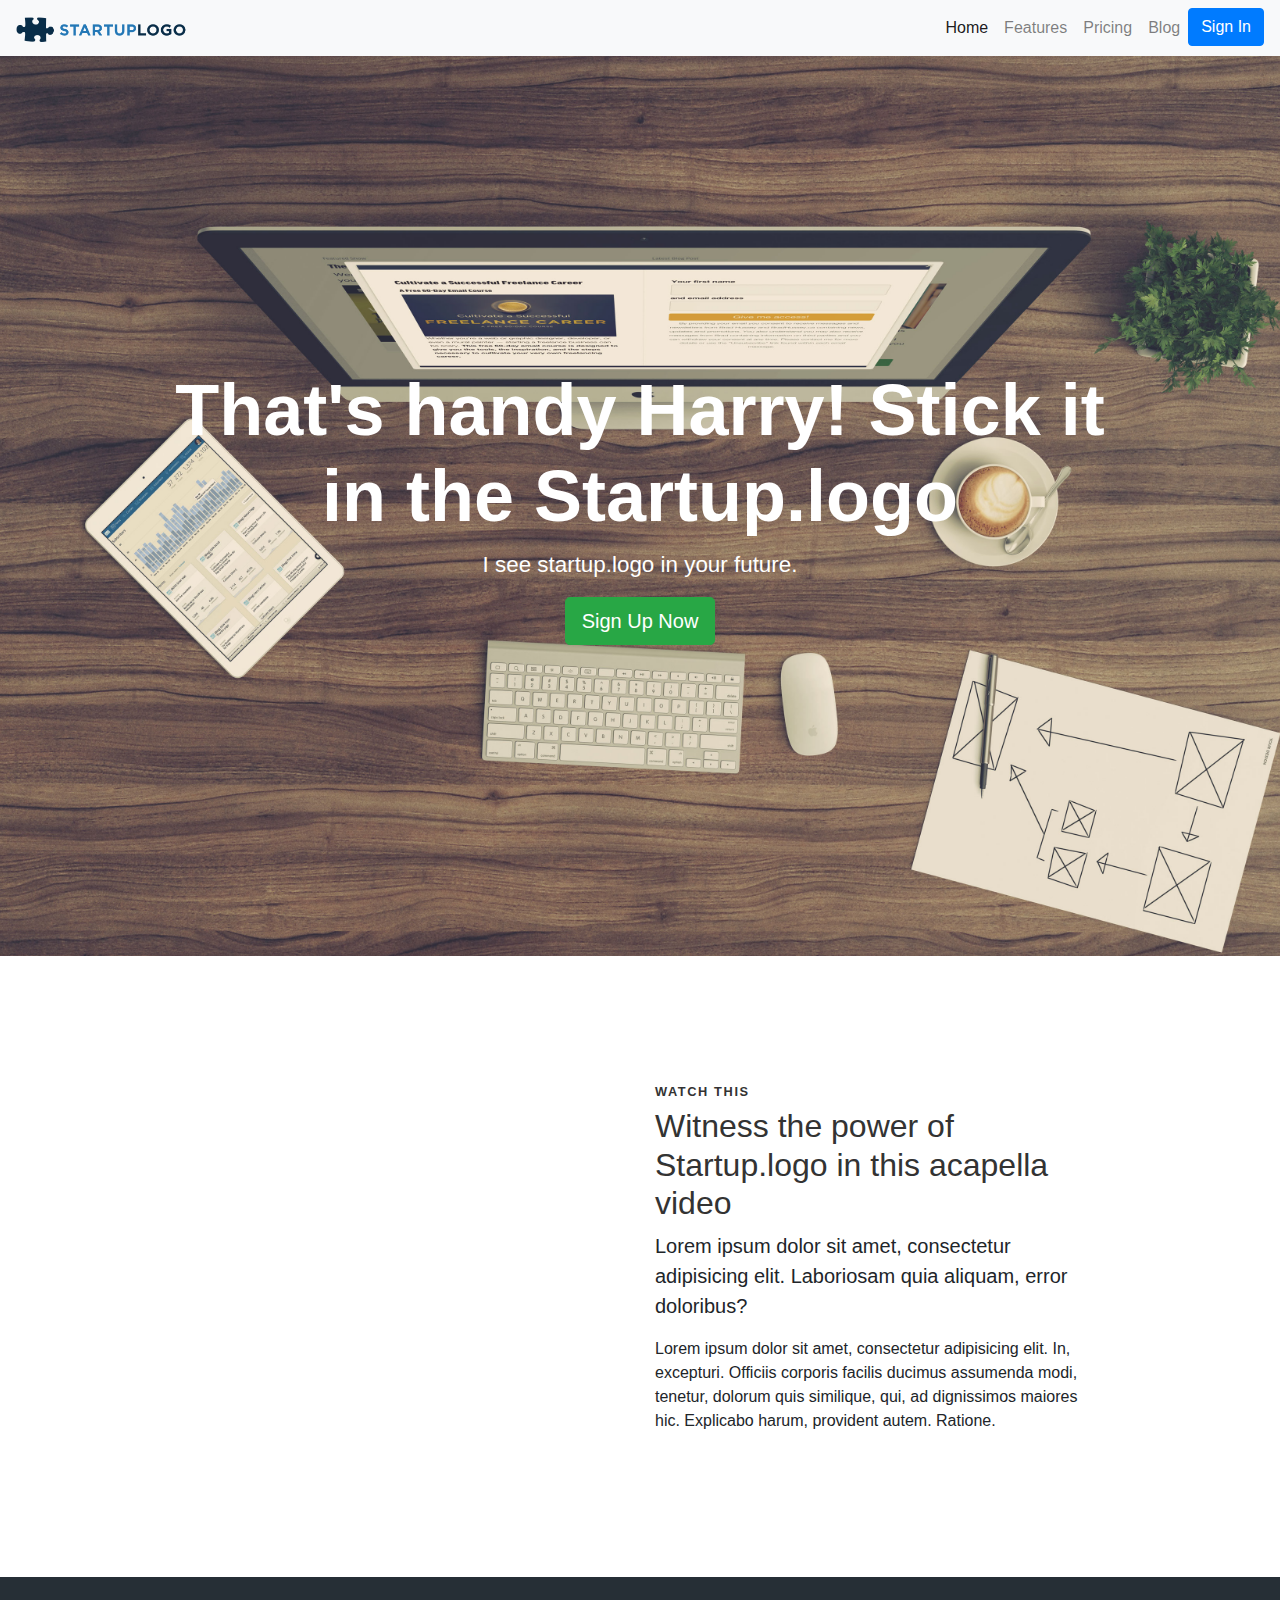
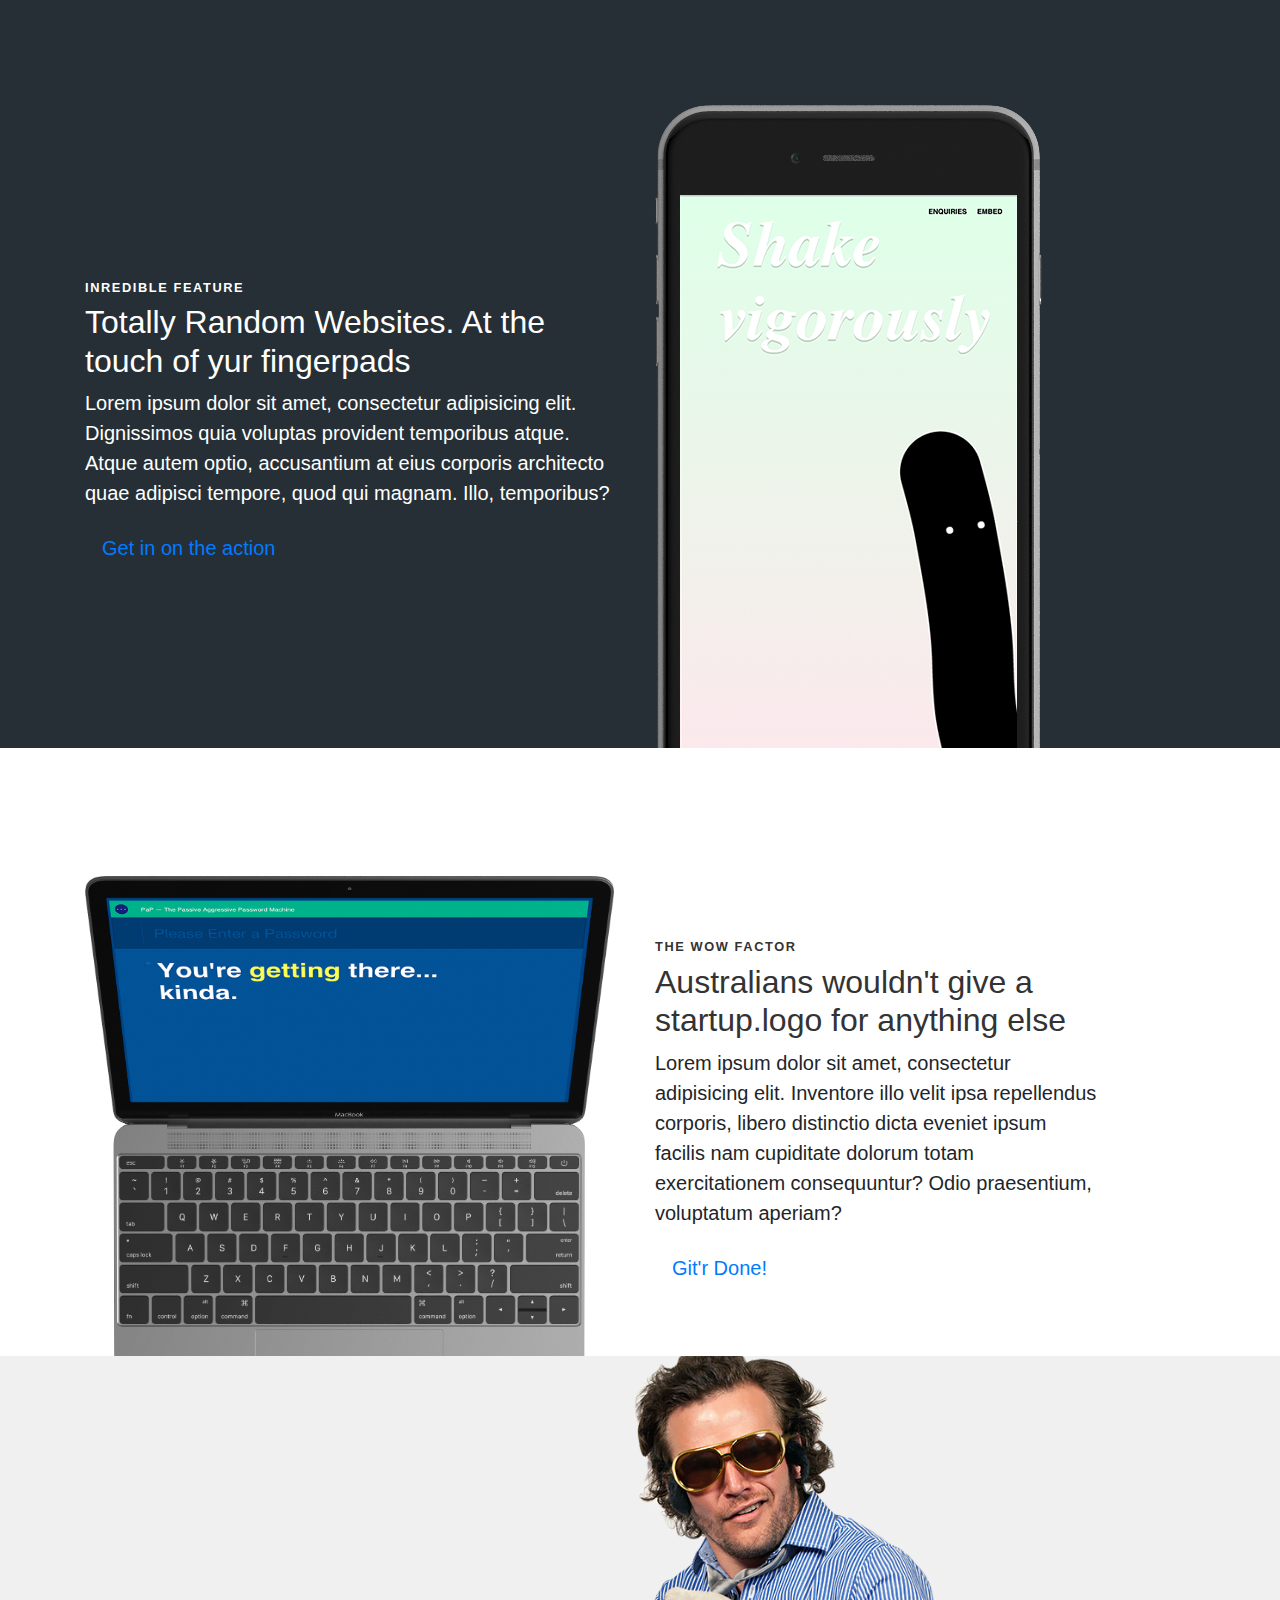
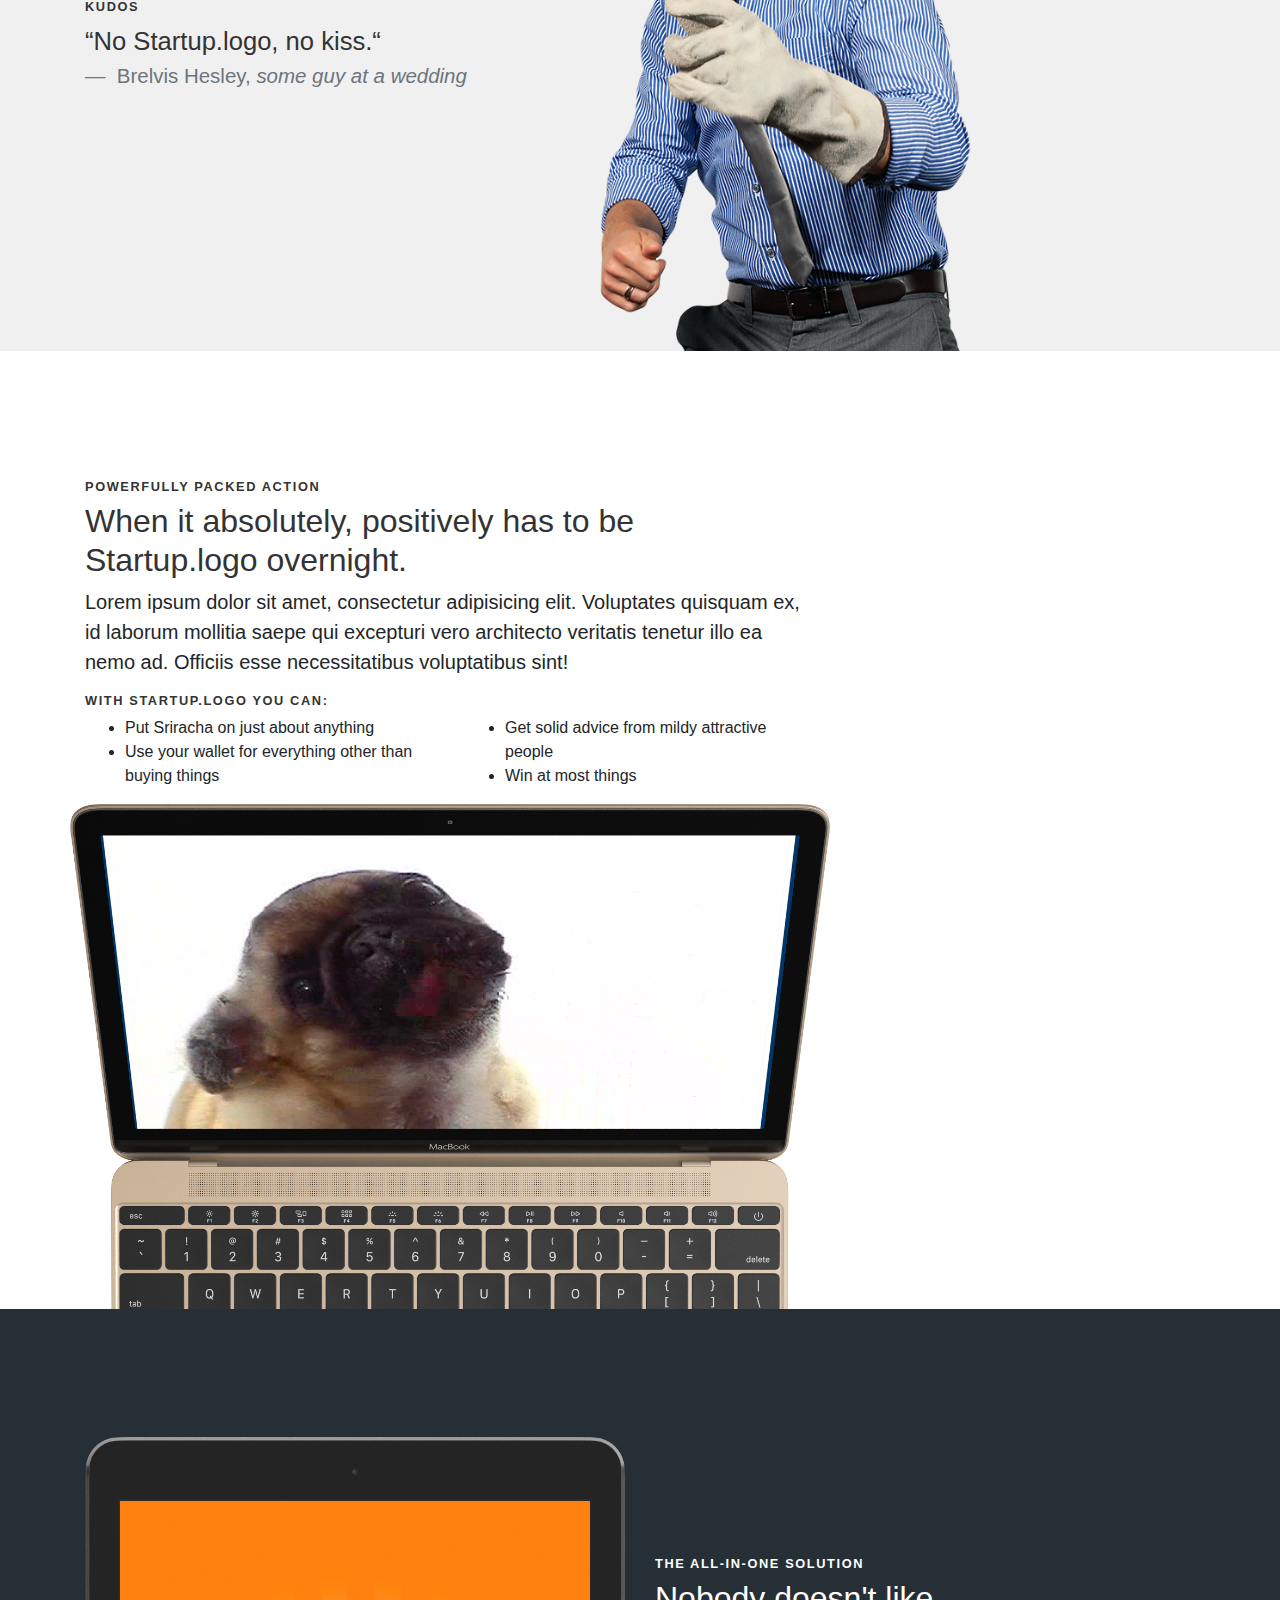
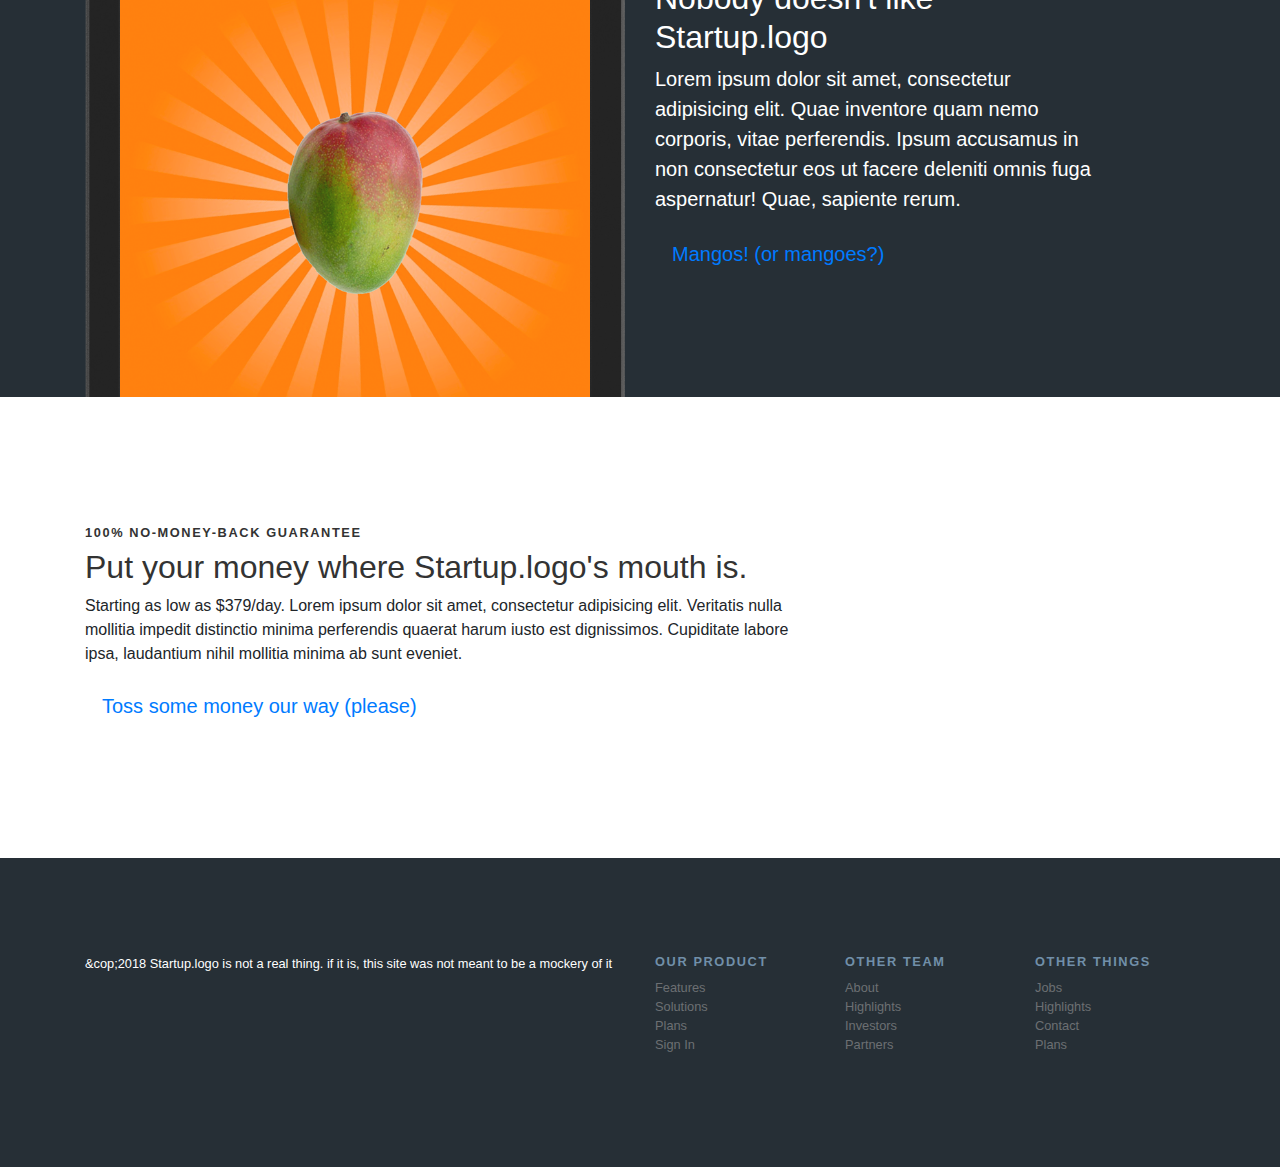
<file: startup.html>
<!DOCTYPE html>
<html lang="en">
	<head>
		<!-- Required meta tags always come first -->
		<meta charset="utf-8">
		<meta name="viewport" content="width=device-width, initial-scale=1, shrink-to-fit=no">
		<meta http-equiv="x-ua-compatible" content="ie=edge">
		<title>Startup Logo</title>
		<!-- Bootstrap CSS -->
		<link rel="stylesheet" href="https://maxcdn.bootstrapcdn.com/bootstrap/4.0.0/css/bootstrap.min.css" integrity="sha384-Gn5384xqQ1aoWXA+058RXPxPg6fy4IWvTNh0E263XmFcJlSAwiGgFAW/dAiS6JXm" crossorigin="anonymous">

		<!-- Custom CSS -->
		<link rel="stylesheet" href="startup.css">
	</head>
	<body>
		<nav class="navbar navbar-expand-lg navbar-light bg-light navbar-fixed-top">
			<a class="navbar-brand" href="#"><img src="img/logo.png" alt="startup.logo" height="26"></a>
			<button class="navbar-toggler" type="button" data-toggle="collapse" data-target="#startupNavbar" aria-controls="navbarNav" aria-expanded="false" aria-label="Toggle navigation">
				<span class="navbar-toggler-icon"></span>
			</button>
			<div class="collapse navbar-collapse" id="startupNavbar">
				<ul class="nav navbar-nav ml-auto">
					<li class="nav-item active">
						<a class="nav-link" href="#">Home <span class="sr-only">(current)</span></a>
					</li>
					<li class="nav-item">
						<a class="nav-link" href="#">Features</a>
					</li>
					<li class="nav-item">
						<a class="nav-link" href="#">Pricing</a>
					</li>
					<li class="nav-item">
						<a class="nav-link" href="#">Blog</a>
					</li>
					<li class="nav-item">
						<a class="btn btn-primary" href="#">Sign In</a>
					</li>
				</ul>
			</div>
		</nav>

		<div id="stage">
			<div id="stage-caption">
				<h1 class="display-3">That's handy Harry! Stick it in the Startup.logo</h1>
				<p>I see startup.logo in your future.</p>
				<a href="" class="btn btn-lg btn-success">Sign Up Now</a>
			</div>
		</div>

		<section id="feature-one">
			<div class="container">
				<div class="row">
					<div class="feature-content">
						<div class="col-lg-6 left">
							<iframe width="100%" height="315" src="https://www.youtube.com/embed/ZTLAx3VDX7g" frameborder="0" allowfullscreen></iframe>
						</div>
						<div class="col-lg-5 col-lg-offset-1 right">
							<h6>Watch this</h6>
							<h2>Witness the power of Startup.logo in this acapella video</h2>
							<p class="lead">Lorem ipsum dolor sit amet, consectetur adipisicing elit. Laboriosam quia aliquam, error doloribus?</p>
							<p>Lorem ipsum dolor sit amet, consectetur adipisicing elit. In, excepturi. Officiis corporis facilis ducimus assumenda modi, tenetur, dolorum quis similique, qui, ad dignissimos maiores hic. Explicabo harum, provident autem. Ratione.</p>
						</div>
					</div>
				</div>
			</div>
		</section>

		<section id="feature-two" class="feature-dark">
			<div class="container">
				<div class="row">
					<div class="feature-content lower">
						<div class="col-lg-6 feature-caption left">
							<h6>Inredible Feature</h6>
							<h2>Totally Random Websites. At the touch of yur fingerpads</h2>
							<p class="lead">Lorem ipsum dolor sit amet, consectetur adipisicing elit. Dignissimos quia voluptas provident temporibus atque. Atque autem optio, accusantium at eius corporis architecto quae adipisci tempore, quod qui magnam. Illo, temporibus?</p>
							<a href=""  role="button" class="btn btn-secondary-outline btn-lg">Get in on the action</a>
						</div>
						<div class="col-lg-6 text-sm-center d-none d-md-flex right">
							<img src="img/iphone-1.png" alt="phone">
						</div>
					</div>
				</div>
			</div>
		</section>

		<section id="feature-three">
			<div class="container">
				<div class="row">
					<div class="feature-content lower">
						<div class="col-lg-6 d-none d-md-flex image">
							<img src="img/macbook.png" alt="macbook">
						</div>
						<div class="col-lg-5 col-lg-offset-1">
							<h6>The wow factor</h6>
							<h2>Australians wouldn't give a startup.logo for anything else</h2>
							<p class="lead">Lorem ipsum dolor sit amet, consectetur adipisicing elit. Inventore illo velit ipsa repellendus corporis, libero distinctio dicta eveniet ipsum facilis nam cupiditate dolorum totam exercitationem consequuntur? Odio praesentium, voluptatum aperiam?</p>
							<a href="" role="button" class="btn btn-primary-outline btn-lg">Git'r Done!</a>
						</div>
					</div>
				</div>
			</div>
		</section>

		<section id="feature-four" class="feature-alt">
			<div class="container">
				<div class="row">
					<div class="feature-content">
						<div class="col-lg-6">
							<h6>Kudos</h6>
							<blockquote class="blockquote">
								&ldquo;No Startup.logo, no kiss.&ldquo;
								<footer class="blockquote-footer">
									Brelvis Hesley, <cite>some guy at a wedding</cite>
								</footer>
							</blockquote>
						</div>
						<div class="col-lg-6 d-none d-md-flex">
							<img src="img/brad-elvis.png" alt="guy at a wedding">
						</div>
					</div>
				</div>
			</div>
		</section>

		<section id="feature-five" class="feature-full">
			<div class="container">
				<div class="row">
					<div class="feature-content lower">
						<div class="col-lg-8 col-lg-offset-2">
							<h6>Powerfully packed action</h6>
							<h2>When it absolutely, positively has to be Startup.logo overnight.</h2>
							<p class="lead">Lorem ipsum dolor sit amet, consectetur adipisicing elit. Voluptates quisquam ex, id laborum mollitia saepe qui excepturi vero architecto veritatis tenetur illo ea nemo ad. Officiis esse necessitatibus voluptatibus sint!</p>

							<h6>With Startup.logo you can:</h6>
							<div class="row">
								<div class="col-lg-6">
									<ul>
										<li>Put Sriracha on just about anything</li>
										<li>Use your wallet for everything other than buying things</li>
									</ul>
								</div>
								<div class="col-lg-6">
									<ul>
										<li>Get solid advice from mildy attractive people
										</li>
										<li>Win at most things</li>
									</ul>
								</div>

								<!-- screenshot: http://www.sanger.dk/ -->
								<img src="img/macbook-2.png" alt="macbook">
							</div>
						</div>
					</div>
				</div>
			</div>
		</section>



		<section id="feature-six" class="feature-dark">
			<div class="container">
				<div class="row">
					<div class="feature-content lower">
						<div class="col-lg-6 hidden-md-down">

							<!-- screenshot: http://www.republiquedesmangues.fr/ -->
							<img src="img/ipad.png" alt="ipad">
						</div>
						<div class="col-lg-5 col-lg-offset-1">
							<h6>The all-in-one solution</h6>
							<h2>Nobody doesn't like Startup.logo</h2>
							<p class="lead">Lorem ipsum dolor sit amet, consectetur adipisicing elit. Quae inventore quam nemo corporis, vitae perferendis. Ipsum accusamus in non consectetur eos ut facere deleniti omnis fuga aspernatur! Quae, sapiente rerum.</p>
							<a href="" role="button" class="btn btn-secondary-outline btn-lg">Mangos! (or mangoes?)</a>
						</div>
					</div>
				</div>
			</div>
		</section>


		<section id="feature-seven">
			<div class="container">
				<div class="row">
					<div class="feature-content">
						<div class="col-lg-8 col-lg-offset-2">
							<h6>100% no-money-back guarantee</h6>
							<h2>Put your money where Startup.logo's mouth is.</h2>
							<p>Starting as low as $379/day. Lorem ipsum dolor sit amet, consectetur adipisicing elit. Veritatis nulla mollitia impedit distinctio minima perferendis quaerat harum iusto est dignissimos. Cupiditate labore ipsa, laudantium nihil mollitia minima ab sunt eveniet.</p>
							<a href="" role="button" class="btn btn-success-outline btn-lg">Toss some money our way (please)</a>
						</div>
					</div>
				</div>
			</div>
		</section>

		<footer id="main-footer">
			<div class="container">
				<div class="row">
					<div class="col-md-6">
						&cop;2018 Startup.logo is not a real thing. if it is, this site was not meant to be a mockery of it
					</div>
					<div class="col-md-2">
						<h6>Our Product</h6>
						<ul class="list-unstyled">
							<li><a href="">Features</a></li>
							<li><a href="">Solutions</a></li>
							<li><a href="">Plans</a></li>
							<li><a href="">Sign In</a></li>
						</ul>
					</div>
					<div class="col-md-2">
						<h6>Other Team</h6>
						<ul class="list-unstyled">
							<li><a href="">About</a></li>
							<li><a href="">Highlights</a></li>
							<li><a href="">Investors</a></li>
							<li><a href="">Partners</a></li>
						</ul>
					</div>
					<div class="col-md-2">
						<h6>Other Things</h6>
						<ul class="list-unstyled">
							<li><a href="">Jobs</a></li>
							<li><a href="">Highlights</a></li>
							<li><a href="">Contact</a></li>
							<li><a href="">Plans</a></li>
						</ul>
					</div>
				</div>
			</div>
		</footer>
		<!-- jQuery first, then Bootstrap JS. -->
		<script src="https://code.jquery.com/jquery-3.2.1.slim.min.js" integrity="sha384-KJ3o2DKtIkvYIK3UENzmM7KCkRr/rE9/Qpg6aAZGJwFDMVNA/GpGFF93hXpG5KkN" crossorigin="anonymous"></script>
		<script src="https://cdnjs.cloudflare.com/ajax/libs/popper.js/1.12.9/umd/popper.min.js" integrity="sha384-ApNbgh9B+Y1QKtv3Rn7W3mgPxhU9K/ScQsAP7hUibX39j7fakFPskvXusvfa0b4Q" crossorigin="anonymous"></script>
		<script src="https://maxcdn.bootstrapcdn.com/bootstrap/4.0.0/js/bootstrap.min.js" integrity="sha384-JZR6Spejh4U02d8jOt6vLEHfe/JQGiRRSQQxSfFWpi1MquVdAyjUar5+76PVCmYl" crossorigin="anonymous"></script>
	</body>
</html>
</file>
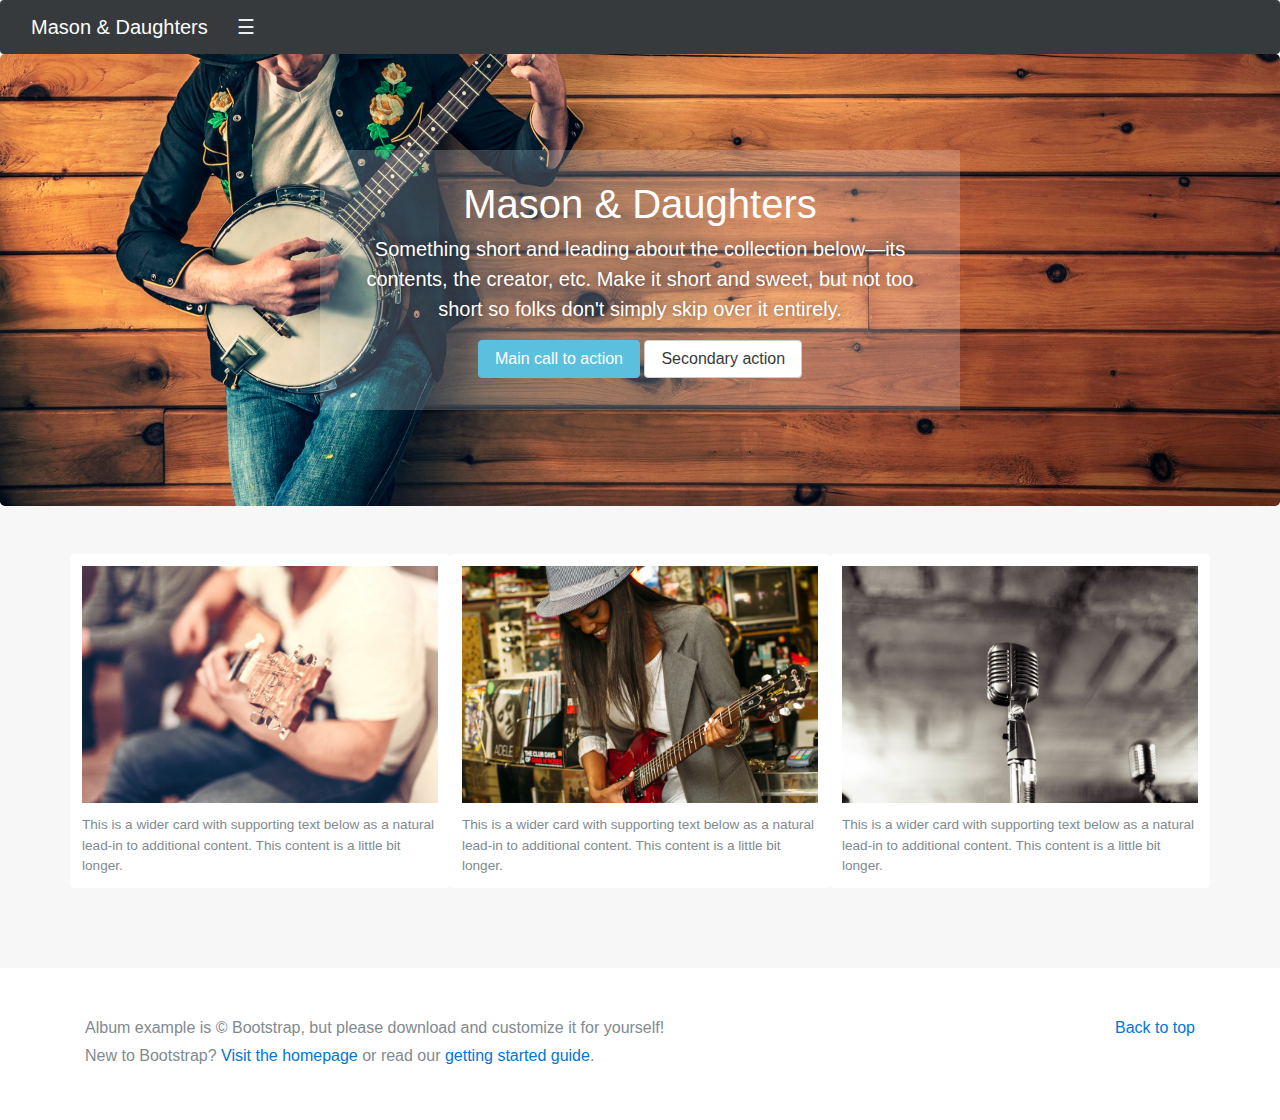
<file: bootstrap4/band.html>
<!DOCTYPE html>
<html lang="en">
<head>
    <!-- Required meta tags always come first -->
    <meta charset="utf-8">
    <meta name="viewport" content="width=device-width, initial-scale=1, shrink-to-fit=no">
    <meta http-equiv="x-ua-compatible" content="ie=edge">

    <!-- Bootstrap CSS -->
    <link rel="stylesheet" href="bower_components/bootstrap/dist/css/bootstrap.min.css">

    <!-- Custom CSS -->
    <link rel="stylesheet" href="band.css">

</head>
<body>

  
    <div class="navbar-collapse collapse inverse" id="navbar-header">
        <div class="container-fluid">
            <div class="about">
                <h4>About</h4>
                <p class="text-muted">Add some information about the album below, the author, or any other background context. Make it a few sentences long so folks can pick up some informative tidbits. Then, link them off to some social networking sites or contact information.</p>
            </div>
            <div class="social">
                <h4>Contact</h4>
                <ul class="list-unstyled">
                    <li><a href="#">Follow on Twitter</a></li>
                    <li><a href="#">Like on Facebook</a></li>
                    <li><a href="#">Email me</a></li>
                </ul>
            </div>
        </div>
    </div>
    <div class="navbar navbar-static-top navbar-dark bg-inverse">
        <div class="container-fluid">
            <button class="navbar-toggler" type="button" data-toggle="collapse" data-target="#navbar-header">
            &#9776;
            </button>
            <a href="#" class="navbar-brand">Mason &amp; Daughters</a>
        </div>
    </div>

    <section class="jumbotron text-xs-center">
        <div class="container">
            <h1 class="jumbotron-heading">Mason &amp; Daughters</h1>
            <p class="lead text-muted">Something short and leading about the collection below—its contents, the creator, etc. Make it short and sweet, but not too short so folks don't simply skip over it entirely.</p>
            <div>
                <a href="#" class="btn btn-info">Main call to action</a>
                <a href="#" class="btn btn-secondary">Secondary action</a>
            </div>
        </div>
    </section>

    <div class="album text-muted">
        <div class="container">

            <div class="row">
                <div class="card">
                    <img src="img/guitar.jpg" alt="Guitar">
                    <p class="card-text">This is a wider card with supporting text below as a natural lead-in to additional content. This content is a little bit longer.</p>
                </div>
                <div class="card">
                    <img src="img/lady-guitar.jpg" alt="A woman playing a guitar">
                    <p class="card-text">This is a wider card with supporting text below as a natural lead-in to additional content. This content is a little bit longer.</p>
                </div>
                <div class="card">
                    <img src="img/mic.jpg" alt="Microphone">
                    <p class="card-text">This is a wider card with supporting text below as a natural lead-in to additional content. This content is a little bit longer.</p>
                </div>
            </div>

        </div>
    </div>

    <footer class="text-muted">
        <div class="container">
            <p class="pull-xs-right">
                <a href="#">Back to top</a>
            </p>
            <p>Album example is &copy; Bootstrap, but please download and customize it for yourself!</p>
            <p>New to Bootstrap? <a href="../../">Visit the homepage</a> or read our <a href="../../getting-started/">getting started guide</a>.</p>
        </div>
    </footer>
   
   
    <!-- jQuery first, then Bootstrap JS. -->
    <script src="https://ajax.googleapis.com/ajax/libs/jquery/2.1.4/jquery.min.js"></script>
    <script src="bower_components/bootstrap/dist/js/bootstrap.min.js"></script>
  </body>
</html>
</file>
<file: band.css>
.jumbotron {
	padding-top: 6rem;
	padding-bottom: 6rem;
	margin-bottom: 0;
	background-image: url('img/banjo.jpg');
	background-repeat: no-repeat;
	background-position: bottom center;
	background-color: #fff;
	background-size: cover;
}

p, .jumbotron-heading {
	font-weight: 300;
}


.jumbotron .container {
	max-width: 40rem;
	background: rgba(255,255,255,0.2);
	padding: 2rem;
	color: white;
}

.jumbotron p {
	color: white !important;
	text-shadow: 0 0 10px rgba(0,0,0,0.5);
}
</file>
<file: startup.css>
html, body {
	height: 100%;
}

body {
	font-family: 'Avenir', Helvetica, Arial, sans-serif;
	-webkit-font-smoothing: antialiased;
	-moz-osx-font-smoothing: grayscale;
	color: #6c6s74;
}

h1,h2,h3,h4,h5,h6 {
	color: #333;
}

h6 {
	text-transform: uppercase;
	font-weight: bold;
	font-size: 0.8rem;
	letter-spacing: 0.1rem;
}

img {
	max-width: 100%
}

.blockquote {
	font-size: 1.6rem;
	color: #333;
	border: none;
	padding: 0;
}

.blockquote--footer {
	margin: 1rem 0 0;
}

#stage {
	background: url('img/stage.jpg') center center no-repeat;
	background-size: cover;
	color: white;
	height: 100%;
	width: 100%;
	display: flex;
	align-items: center;
}

#stage-caption {
	font-size: 1.4rem;
	font-weight: 200;
	max-width: 60rem;
	margin: 0 auto;
	text-align: center;
}

#stage-caption h1 {
	color: white;
	font-weight: bold;
}

.feature-content {
	padding: 8rem 0;
	overflow: hidden;
}

.feature-content.lower {
	padding-bottom: 0rem;
}

.left {
	float: left;
	overflow: hidden;
}
.right {
	float: right;
	overflow: hidden;
}

.feature-dark, .feature-dark h2, .feature-dark, .feature-dark h6  {
	background: #262F36;
	color: white;
}


.feature-alt {
    background: #f0f0f0;
}

.image {
	height: 30rem;
	width: 30rem
}

#feature-four .feature-content {
	padding: 0;
}

#feature-five lower {
    margin-top: 2rem;

}

#main-footer {
    background: #262F36;
    color: white;
    padding: 6rem 0;
    font-size: 0.8rem;
}

#main-footer h6 {
    color: #718FA9;
}

#main-footer a {
    color: #6C6F73;
}


/* Media Queries */
@media screen and ( min-width : 991px ) {

	.feature-content {
		display: flex;
		align-items: center;

	}

}
</file>
<file: styles.css>
/*
STYLES.CSS

Course:  Bootstrap 4 Quick Start
Author:  Brad Hussey
Website: bradhussey.ca
*/

html,
body {
    height: 100%;
}

img {
    max-width: 100%;
}

/* cover */

#cover {
    background: #222 url('img/stars.jpg') center center no-repeat;
    background-size: cover;
    color: white;
    height: 100%;
    text-align: center;
    display: flex;
    align-items: center;
}

#cover-caption {
    width: 100%;
}

.section-content {
    padding: 5rem 0;
}

#about {
    background: url('img/girlincar.jpg') center center no-repeat;
    background-size: cover;
}

.about-text {
    background: rgba(0,0,0,0.8);
    color: white;
    padding: 1.875rem;
}

#footer-main {
    background: #222;
    color: white;
    font-size: 0.8rem;
    padding: 2.5rem 0;
}
</file>
<file: bootstrap4/styles.css>
/*
STYLES.CSS

Course:  Bootstrap 4 Quick Start
Author:  Brad Hussey
Website: bradhussey.ca
*/

html,
body {
    height: 100%;
}

img {
    max-width: 100%;
}

/* cover */

#cover {
    background: #222 url('img/stars.jpg') center center no-repeat;
    background-size: cover;
    color: white;
    height: 100%;
    text-align: center;
    display: flex;
    align-items: center;
}

#cover-caption {
    width: 100%;
}

.section-content {
    padding: 5rem 0;
}

#about {
    background: url('img/girlincar.jpg') center center no-repeat;
    background-size: cover;
}

.about-text {
    background: rgba(0,0,0,0.8);
    color: white;
    padding: 1.875rem;
}

#footer-main {
    background: #222;
    color: white;
    font-size: 0.8rem;
    padding: 2.5rem 0;
}
</file>
<file: bootstrap4/band.css>
/*
BAND.CSS

Course:  Bootstrap 4 Quick Start
Author:  Brad Hussey
Website: bradhussey.ca
*/

.navbar-collapse .container-fluid {
  padding: 2rem 2.5rem;
  border-bottom: 1px solid #55595c;
}

.navbar-collapse h4 {
  color: #818a91;
}

.navbar-collapse .text-muted {
  color: #818a91;
}

.about {
  float: left;
  max-width: 30rem;
  margin-right: 3rem;
}

.jumbotron {
  padding-top: 6rem;
  padding-bottom: 6rem;
  margin-bottom: 0;
  background-color: #fff;
  background-image: url('img/banjo.jpg');
  background-repeat: no-repeat;
  background-position: bottom center;
  background-size: cover;
}

.jumbotron-heading {
  font-weight: 300;
}

.jumbotron .container {
  max-width: 40rem;
  background: rgba(255,255,255,0.2);
  padding: 2rem;
  color: white;
}

.jumbotron p {
    color: white;
    text-shadow: 0 0 10px rgba(0,0,0,0.5);
}

.album {
  padding-top: 3rem;
  padding-bottom: 3rem;
  background-color: #f7f7f7;
}

.card {
  float: left;
  width: 33.333%;
  padding: .75rem;
  margin-bottom: 2rem;
  border: 0;
}

.card > img {
  margin-bottom: .75rem;
  max-width: 100%;
}

.card-text {
  font-size: 85%;
}

footer {
  padding-top: 3rem;
  padding-bottom: 3rem;
}

footer p {
  margin-bottom: .25rem;
}
</file>
